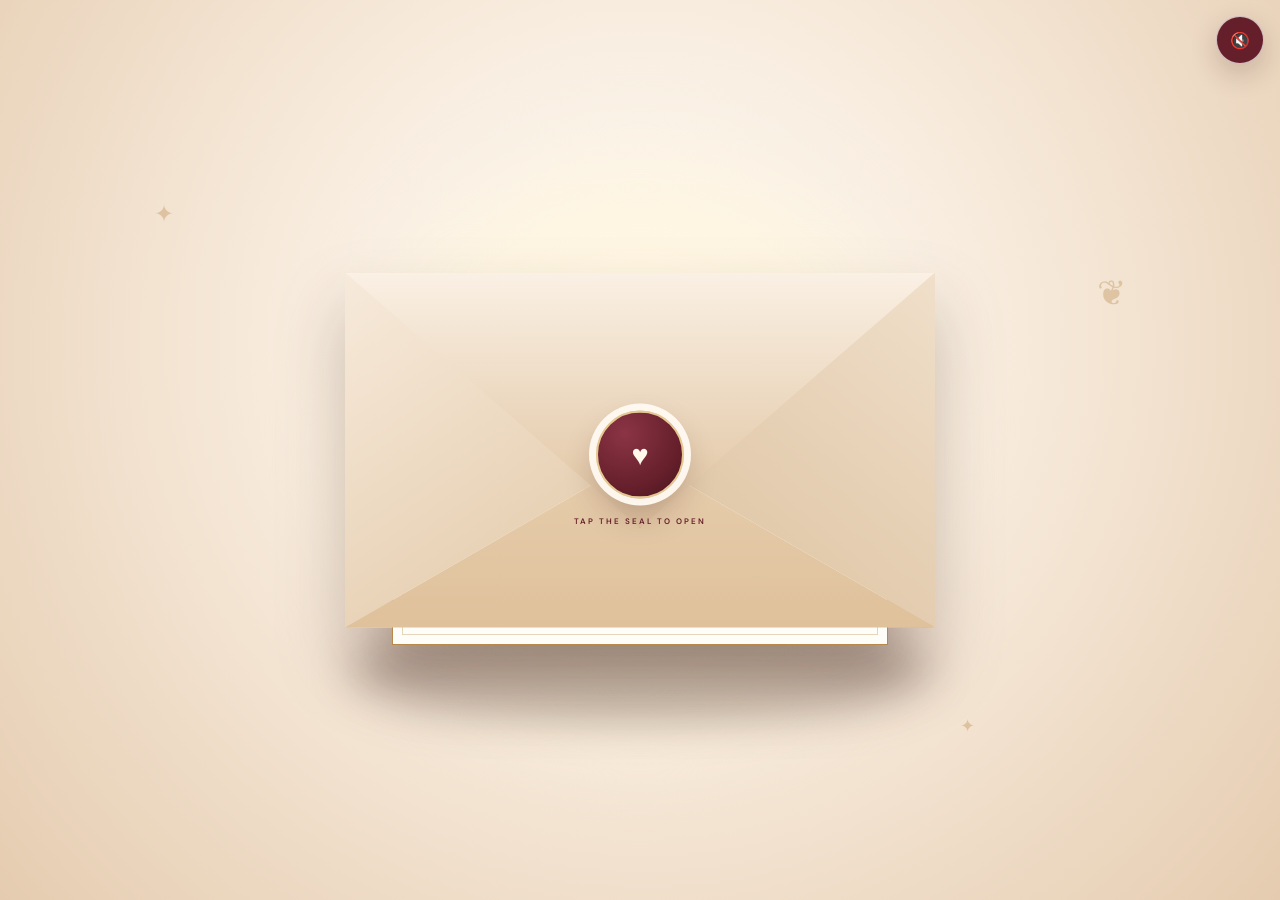
<file: sample2/index.html>
<!doctype html>
<html lang="en">
<head>
<meta charset="utf-8">
<meta name="viewport" content="width=device-width,initial-scale=1,viewport-fit=cover">
<meta name="theme-color" content="#651f2b">
<title>Wedding Invitation</title>
<link rel="preconnect" href="https://fonts.googleapis.com">
<link rel="preconnect" href="https://fonts.gstatic.com" crossorigin>
<link href="https://fonts.googleapis.com/css2?family=Cormorant+Garamond:wght@400;500;600&family=DM+Sans:wght@400;500;600&family=Great+Vibes&display=swap" rel="stylesheet">
<link rel="stylesheet" href="css/style.css">
</head>
<body>

<div id="preloader" class="preloader">
  <div class="loader-ornament">❦</div>
  <p>Preparing your invitation</p>
  <strong>Meera &amp; Arjun</strong>
  <div class="loader-bar"><span></span></div>
</div>

<audio id="weddingMusic" preload="auto" loop></audio>
<button id="musicButton" class="music-button" type="button" aria-label="Play music">🔇</button>

<section id="envelopeScreen" class="envelope-screen" aria-label="Open wedding invitation">
  <div class="envelope-glow"></div>
  <div class="floating-petal fp1">✦</div>
  <div class="floating-petal fp2">❦</div>
  <div class="floating-petal fp3">✦</div>

  <div id="envelopeStage" class="envelope-stage">
    <div class="envelope-shadow"></div>

    <div id="envelope" class="envelope">
      <div class="envelope-back"></div>

      <div class="letter">
        <div class="letter-inner">
          <small>THE WEDDING OF</small>
          <h2><span data-bind="bride"></span> &amp; <span data-bind="groom"></span></h2>
          <span data-bind="date"></span>
        </div>
      </div>

      <div class="envelope-left"></div>
      <div class="envelope-right"></div>
      <div class="envelope-bottom"></div>

      <div class="flap">
        <div class="flap-paper"></div>
      </div>

      <div class="seal-wrap">
        <button id="sealButton" class="wax-seal" type="button" aria-label="Tap to open invitation">
          <span>♥</span>
        </button>
        <p>TAP THE SEAL TO OPEN</p>
      </div>
    </div>

    <div class="open-message">
      <span>WELCOME</span>
      <strong>Your invitation awaits</strong>
    </div>
  </div>
</section>

<main id="invitation" class="invitation hidden">

  <div id="butterflies" aria-hidden="true"></div>

  <section class="hero section">
    <div class="hero-flower hero-flower-left">❦</div>
    <div class="hero-flower hero-flower-right">❦</div>

    <p class="eyebrow">WITH LOVE &amp; BLESSINGS</p>
    <h1>
      <span data-bind="bride"></span>
      <i>&amp;</i>
      <span data-bind="groom"></span>
    </h1>
    <p class="tagline" data-bind="tagline"></p>

    <div class="hero-photo ornate-frame">
      <img src="assets/images/couple.jpg" alt="Bride and groom" loading="eager">
    </div>

    <div class="hero-date">
      <span data-bind="date"></span>
      <b></b>
      <span data-bind="time"></span>
    </div>

    <a class="discover" href="#discover">SCROLL TO DISCOVER <span>↓</span></a>
  </section>

  <section id="invocation" class="invocation section reveal">
    <div class="ganesh">ॐ</div>
    <p class="eyebrow">AUSPICIOUS BEGINNING</p>
    <div class="sanskrit">ॐ श्री गणेशाय नमः</div>
    <p>With the blessings of the Almighty and our beloved families, we invite you to celebrate the beginning of our forever.</p>
    <div class="ornament">— ✦ ❦ ✦ —</div>
  </section>

  <section class="discover-section section reveal" id="discover">
    <div class="section-heading">
      <p class="eyebrow">A LITTLE SURPRISE</p>
      <h2>Tap &amp; Reveal</h2>
      <p>Tap each elegant card to discover the details of our celebration.</p>
    </div>

    <div class="reveal-cards">
      <button class="reveal-card" type="button" data-reveal="date"
              aria-expanded="false" aria-label="Reveal wedding date">
        <span class="reveal-card-face reveal-card-front">
          <span class="reveal-symbol">✦</span>
          <small>OUR SPECIAL DAY</small>
          <strong>Tap to reveal</strong>
          <em>A DATE TO REMEMBER</em>
          <span class="tap-hint">TAP <b>•</b> REVEAL</span>
        </span>

        <span class="reveal-card-face reveal-card-back">
          <span class="back-ornament">❦</span>
          <small>THE DAY WE BEGIN</small>
          <strong data-bind="date"></strong>
          <b class="date-rule"></b>
          <span data-bind="time"></span>
        </span>
      </button>

      <button class="reveal-card" type="button" data-reveal="venue"
              aria-expanded="false" aria-label="Reveal wedding venue">
        <span class="reveal-card-face reveal-card-front">
          <span class="reveal-symbol">❦</span>
          <small>OUR CELEBRATION</small>
          <strong>Tap to reveal</strong>
          <em>WHERE WE GATHER</em>
          <span class="tap-hint">TAP <b>•</b> REVEAL</span>
        </span>

        <span class="reveal-card-face reveal-card-back">
          <span class="back-ornament">✦</span>
          <small>CELEBRATION VENUE</small>
          <strong data-bind="venue"></strong>
          <b class="date-rule"></b>
          <span data-bind="address"></span>
        </span>
      </button>

      <button class="reveal-card" type="button" data-reveal="message"
              aria-expanded="false" aria-label="Reveal wedding message">
        <span class="reveal-card-face reveal-card-front">
          <span class="reveal-symbol">♥</span>
          <small>FROM OUR HEARTS</small>
          <strong>Tap to reveal</strong>
          <em>ONE BEAUTIFUL FOREVER</em>
          <span class="tap-hint">TAP <b>•</b> REVEAL</span>
        </span>

        <span class="reveal-card-face reveal-card-back">
          <span class="back-ornament">❦</span>
          <small>YOUR PRESENCE</small>
          <strong>Means Everything</strong>
          <b class="date-rule"></b>
          <span>Come celebrate, laugh, dance &amp; bless us.</span>
        </span>
      </button>
    </div>
  </section>

  <section class="countdown-section section reveal">
    <p class="eyebrow">COUNTING EVERY MOMENT</p>
    <h2>Until We Say “I Do”</h2>
    <div class="countdown">
      <div><strong id="days">00</strong><span>Days</span></div>
      <div><strong id="hours">00</strong><span>Hours</span></div>
      <div><strong id="minutes">00</strong><span>Minutes</span></div>
      <div><strong id="seconds">00</strong><span>Seconds</span></div>
    </div>
    <p id="countdownDone" hidden>Today is the Big Day! ♥</p>
  </section>

  <section class="section reveal">
    <div class="section-heading">
      <p class="eyebrow">MEET THE COUPLE</p>
      <h2>Two Souls, One Story</h2>
    </div>

    <div class="couple-grid">
      <article class="person-card">
        <div class="person-photo ornate-frame"><img src="assets/images/bride.jpg" alt="Bride" loading="lazy"></div>
        <p class="eyebrow">THE BRIDE</p>
        <h3 data-bind="bride"></h3>
        <div class="ornament">✦</div>
        <p>Beloved daughter of<br><b data-bind="brideParents"></b></p>
        <p class="bio">A beautiful soul beginning a new chapter filled with love, laughter and endless memories.</p>
      </article>

      <article class="person-card">
        <div class="person-photo ornate-frame"><img src="assets/images/groom.jpg" alt="Groom" loading="lazy"></div>
        <p class="eyebrow">THE GROOM</p>
        <h3 data-bind="groom"></h3>
        <div class="ornament">✦</div>
        <p>Beloved son of<br><b data-bind="groomParents"></b></p>
        <p class="bio">A kind heart ready to begin a lifetime of beautiful adventures together.</p>
      </article>
    </div>
  </section>

  <section class="together section reveal">
    <div class="together-photo ornate-frame"><img src="assets/images/couple2.jpg" alt="Couple together" loading="lazy"></div>
    <div class="together-copy">
      <p class="eyebrow">TOGETHER FOREVER</p>
      <blockquote>“Two hearts, one promise, one beautiful forever.”</blockquote>
      <div class="ornament">❦</div>
    </div>
  </section>

  <section class="section reveal">
    <div class="section-heading">
      <p class="eyebrow">OUR MEMORIES</p>
      <h2>Moments We Treasure</h2>
    </div>
    <div id="gallery" class="gallery">
      <button type="button" class="gallery-item tall" data-index="0"><img src="assets/images/gallery1.jpg" alt="Wedding memory" loading="lazy"></button>
      <button type="button" class="gallery-item" data-index="1"><img src="assets/images/gallery2.jpg" alt="Wedding memory" loading="lazy"></button>
      <button type="button" class="gallery-item" data-index="2"><img src="assets/images/gallery3.jpg" alt="Wedding memory" loading="lazy"></button>
      <button type="button" class="gallery-item" data-index="3"><img src="assets/images/gallery4.jpg" alt="Wedding memory" loading="lazy"></button>
      <button type="button" class="gallery-item wide" data-index="4"><img src="assets/images/gallery5.jpg" alt="Wedding memory" loading="lazy"></button>
      <button type="button" class="gallery-item" data-index="5"><img src="assets/images/gallery6.jpg" alt="Wedding memory" loading="lazy"></button>
    </div>
  </section>

  <section class="section reveal">
    <div class="section-heading">
      <p class="eyebrow">JOIN US</p>
      <h2>Wedding Events</h2>
    </div>
    <div id="eventList" class="events"></div>
  </section>

  <section class="section reveal">
    <div class="section-heading">
      <p class="eyebrow">WHERE TO FIND US</p>
      <h2>The Venue</h2>
    </div>
    <article class="venue-card">
      <img src="assets/images/venue.jpg" alt="Wedding venue" loading="lazy">
      <div>
        <p class="eyebrow">CELEBRATION VENUE</p>
        <h3 data-bind="venue"></h3>
        <p data-bind="address"></p>
        <div class="actions">
          <a id="mapsButton" class="primary-button" target="_blank" rel="noopener noreferrer">VIEW LOCATION</a>
          <a id="directionsButton" class="outline-button" target="_blank" rel="noopener noreferrer">GET DIRECTIONS</a>
        </div>
      </div>
    </article>
  </section>

  <section class="rsvp section reveal">
    <div class="rsvp-card">
      <p class="eyebrow">KINDLY RESPOND</p>
      <h2>Will You Join Us?</h2>
      <p>Your presence will make our celebration even more special.</p>
      <div class="rsvp-actions">
        <button type="button" class="rsvp-button yes" data-rsvp="yes">YES, WITH PLEASURE</button>
        <button type="button" class="rsvp-button no" data-rsvp="no">UNABLE TO ATTEND</button>
      </div>
      <p id="rsvpMessage" class="rsvp-message" aria-live="polite"></p>
    </div>
  </section>

  <section class="section reveal">
    <div class="section-heading">
      <p class="eyebrow">NEED ANYTHING?</p>
      <h2>Contact Us</h2>
    </div>
    <div class="contacts">
      <article class="contact-card">
        <div class="contact-icon">♥</div>
        <h3 data-bind="bride"></h3><p>Bride</p>
        <a id="brideCall">CALL</a>
        <a id="brideWhatsApp" target="_blank" rel="noopener noreferrer">WHATSAPP</a>
      </article>
      <article class="contact-card">
        <div class="contact-icon">♥</div>
        <h3 data-bind="groom"></h3><p>Groom</p>
        <a id="groomCall">CALL</a>
        <a id="groomWhatsApp" target="_blank" rel="noopener noreferrer">WHATSAPP</a>
      </article>
    </div>
  </section>

  <footer class="footer">
    <div class="ornament">✦ ❦ ✦</div>
    <p>With love and blessings</p>
    <h2><span data-bind="bride"></span> &amp; <span data-bind="groom"></span></h2>
    <small data-bind="date"></small>
  </footer>
</main>

<div id="lightbox" class="lightbox" aria-hidden="true">
  <button id="lightboxClose" type="button" aria-label="Close">×</button>
  <button id="lightboxPrev" type="button" aria-label="Previous">‹</button>
  <img id="lightboxImage" alt="Wedding photograph">
  <button id="lightboxNext" type="button" aria-label="Next">›</button>
</div>

<div id="toast" class="toast" aria-live="polite"></div>

<script src="js/script.js"></script>
</body>
</html>
</file>
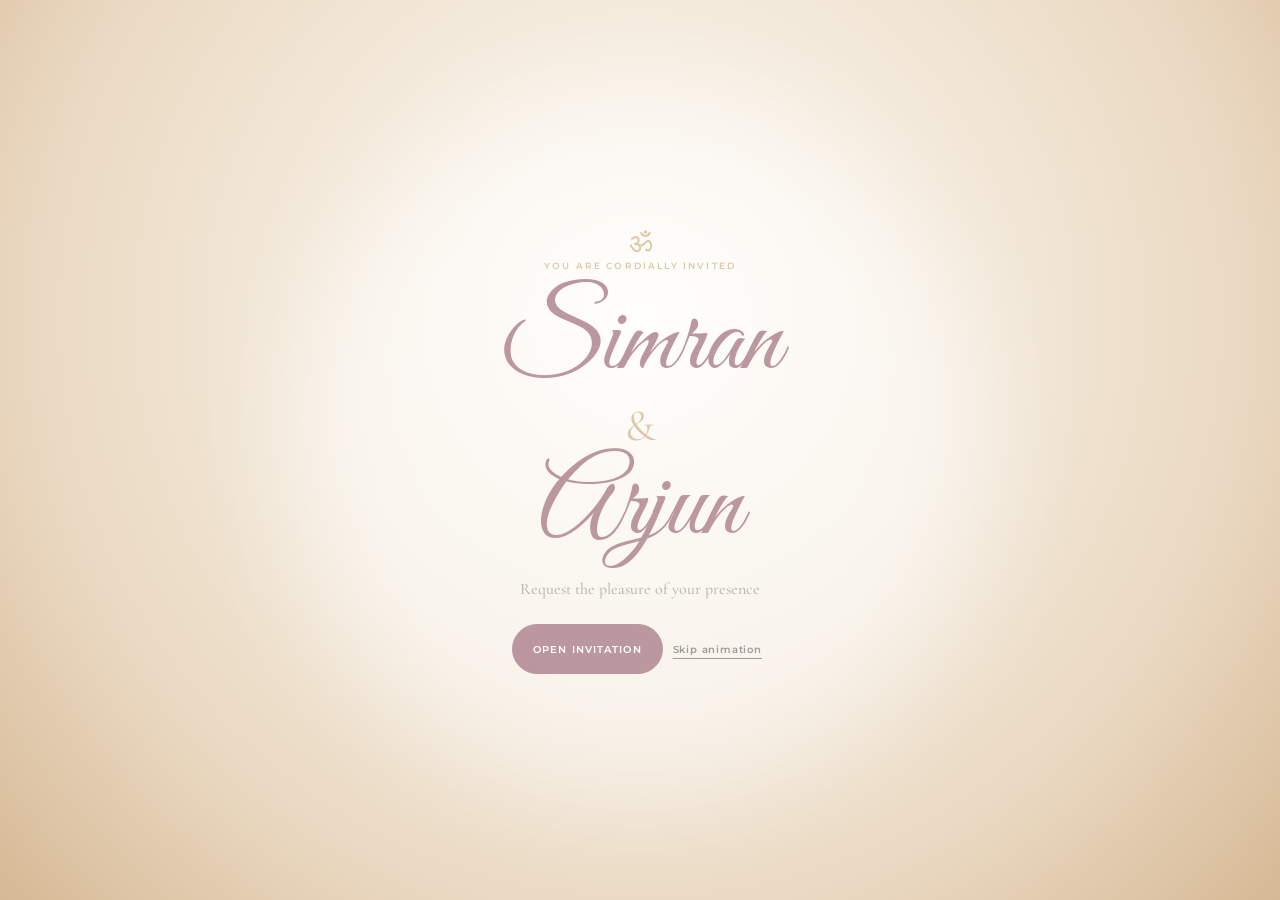
<file: sample3/index.html>
<!doctype html>
<html lang="en">
<head>
  <meta charset="utf-8">
  <meta name="viewport" content="width=device-width, initial-scale=1, viewport-fit=cover">
  <meta name="theme-color" content="#6e2334">
  <meta name="description" content="A premium Indian wedding invitation.">
  <meta property="og:title" content="Our Wedding Invitation">
  <meta property="og:description" content="Join us as we begin our forever.">
  <meta property="og:type" content="website">
  <meta property="og:image" content="assets/images/couple/hero.jpg">
  <meta name="twitter:card" content="summary_large_image">
  <title>Our Wedding Invitation</title>
  <link rel="preconnect" href="https://fonts.googleapis.com">
  <link rel="preconnect" href="https://fonts.gstatic.com" crossorigin>
  <link href="https://fonts.googleapis.com/css2?family=Cormorant+Garamond:wght@400;500;600;700&family=Great+Vibes&family=Montserrat:wght@400;500;600;700&display=swap" rel="stylesheet">
  <link rel="stylesheet" href="css/style.css">
</head>
<body>
  <div id="intro" class="intro" aria-label="Wedding invitation introduction">
    <div class="intro__glow"></div>
    <div class="intro__content">
      <div class="motif">ॐ</div>
      <p class="eyebrow">YOU ARE CORDIALLY INVITED</p>
      <h1><span data-bind="bride"></span><i>&amp;</i><span data-bind="groom"></span></h1>
      <p data-bind="invitationHeading"></p>
      <button id="enterBtn" class="btn btn--gold">Open Invitation</button>
      <button id="skipBtn" class="text-btn" type="button">Skip animation</button>
    </div>
  </div>

  <div id="envelope" class="envelope-screen is-hidden" aria-hidden="true">
    <div class="envelope-scene">
      <div class="envelope">
        <div class="paper">
          <p class="eyebrow">WITH LOVE &amp; BLESSINGS</p>
          <h2><span data-bind="bride"></span> <small>&amp;</small> <span data-bind="groom"></span></h2>
        </div>
        <div class="envelope__back"></div>
        <div class="envelope__pocket"></div>
        <div class="envelope__flap"></div>
        <div class="envelope__front">
          <span class="envelope__ornament">❦</span>
          <p>TOGETHER WITH OUR FAMILIES</p>
        </div>
        <button id="sealBtn" class="seal" aria-label="Open the wedding invitation"><span>✦</span></button>
      </div>
      <p class="seal-note">TAP THE SEAL TO OPEN</p>
      <button id="envelopeSkip" class="text-btn">Enter invitation</button>
    </div>
  </div>

  <div id="site" class="site" aria-hidden="true">
    <div id="particles" class="particles" aria-hidden="true"></div>
    <div id="butterflies" class="butterflies" aria-hidden="true"></div>

    <header class="topbar">
      <a class="brand" href="#home" aria-label="Go to home"><span data-bind="initials"></span></a>
      <div class="topbar__actions">
        <button id="easyViewBtn" class="icon-btn" type="button" aria-pressed="false" title="Easy View">Aa</button>
        <button id="musicBtn" class="icon-btn" type="button" aria-pressed="false" title="Play music">♫</button>
        <button id="shareBtn" class="icon-btn" type="button" title="Share invitation">↗</button>
      </div>
    </header>

    <nav class="mobile-nav" aria-label="Quick navigation">
      <a href="#home">⌂<span>Home</span></a>
      <a href="#events">▦<span>Events</span></a>
      <a href="#venue">⌖<span>Venue</span></a>
      <a href="#gallery">▧<span>Gallery</span></a>
      <button id="moreBtn" type="button">☰<span>More</span></button>
    </nav>

    <div id="moreMenu" class="more-menu" aria-hidden="true">
      <a href="#story">Our Story</a>
      <a href="#family">Family</a>
            <a href="#contact">Contact</a>
    </div>

    
<div class="page-ornaments" aria-hidden="true">
  <span class="ornament ornament-left ornament-a"></span>
  <span class="ornament ornament-left ornament-b"></span>
  <span class="ornament ornament-right ornament-c"></span>
  <span class="ornament ornament-right ornament-d"></span>
  <span class="ornament ornament-top ornament-e"></span>
  <span class="ornament ornament-bottom ornament-f"></span>
  <span class="ornament-dot dot-a"></span>
  <span class="ornament-dot dot-b"></span>
  <span class="ornament-dot dot-c"></span>
  <span class="ornament-dot dot-d"></span>
</div>
<main>
<div class="ambient-decor" aria-hidden="true">
  <span class="ambient-petal p1"></span>
  <span class="ambient-petal p2"></span>
  <span class="ambient-petal p3"></span>
  <span class="ambient-petal p4"></span>
</div>

      <section id="home" class="hero section">
        <div class="hero__decor hero__decor--left">❦</div>
        <div class="hero__decor hero__decor--right">❦</div>
        <div class="container hero__inner">
          <p class="eyebrow reveal">TOGETHER WITH THEIR FAMILIES</p>
          <h1 class="hero__names reveal"><span data-bind="bride"></span><i>&amp;</i><span data-bind="groom"></span></h1>
          <p class="hero__message reveal" data-bind="invitationMessage"></p>
          <div class="date-ribbon reveal">
            <span class="date-ribbon__label">THE BIG DAY</span>
            <strong data-bind="displayDate"></strong>
            <span data-bind="weddingTime"></span>
          </div>
          <div class="hero-photo reveal">
            <img src="assets/images/couple/hero.jpg" alt="Bride and groom" fetchpriority="high">
          </div>
          <a class="scroll-cue" href="#invocation">Discover ↓</a>
        </div>
      </section>

      <section id="invocation" class="section section--center invocation">
        <div class="container narrow reveal">
          <div class="motif">ॐ</div>
          <p class="eyebrow">WITH DIVINE BLESSINGS</p>
          <h2>शुभ विवाह</h2>
          <p>श्री गणेशाय नमः</p>
          <p class="muted">May this beautiful beginning be filled with love, laughter, prosperity and togetherness.</p>
          <div class="divider">✦</div>
        </div>
      </section>

      <section id="countdown" class="section countdown-section">
        <div class="container narrow section--center reveal">
          <p class="eyebrow">COUNTING EVERY MOMENT</p>
          <h2>Until We Say I Do</h2>
          <div class="countdown" aria-live="polite">
            <div><strong id="days">00</strong><span>Days</span></div>
            <div><strong id="hours">00</strong><span>Hours</span></div>
            <div><strong id="minutes">00</strong><span>Minutes</span></div>
            <div><strong id="seconds">00</strong><span>Seconds</span></div>
          </div>
          <p id="countdownDone" class="script-message"></p>
        </div>
      </section>
<section id="events" class="section section--soft">
        <div class="container">
          <div class="section-heading reveal"><p class="eyebrow">SAVE THE CELEBRATION</p><h2>Wedding Events</h2></div>
          <div id="eventsList" class="events-grid"></div>
        </div>
      </section>

      <section id="family" class="section">
        <div class="container">
          <div class="section-heading reveal"><p class="eyebrow">WITH THE BLESSINGS OF</p><h2>Our Families</h2></div>
          <div class="family-grid reveal">
            <article class="family-card"><p class="eyebrow">PARENTS OF THE GROOM</p><h3 id="groomParents"></h3></article>
            <article class="family-card"><p class="eyebrow">PARENTS OF THE BRIDE</p><h3 id="brideParents"></h3></article>
          </div>
        </div>
      </section>

      <section id="gallery" class="section section--soft scratch-gallery">
        <div class="container">
          <div class="section-heading reveal">
            <p class="eyebrow">ONE SPECIAL MOMENT</p>
            <h2>Our Beautiful Moment</h2>
            <p class="muted">Use your finger or mouse and scratch the golden layer to reveal our photograph.</p>
          </div>

          <div class="scratch-card reveal" id="scratchCard">
            <img id="scratchImage"
                 src="assets/images/couple/together.jpg"
                 alt="Bride and groom together"
                 loading="lazy">
            <canvas id="scratchCanvas"
                    aria-label="Scratch the golden layer to reveal the couple photograph"></canvas>

            <div class="scratch-card__hint" id="scratchHint" aria-hidden="true">
              <span class="scratch-card__finger">☝</span>
              <strong>SCRATCH HERE</strong>
              <small>Move your finger across the card</small>
            </div>

            <div class="scratch-card__complete" id="scratchComplete" aria-live="polite" aria-hidden="true">
              <span>✦</span>
              <strong>OUR SPECIAL MOMENT</strong>
              <small>Forever begins here</small>
            </div>
          </div>

          <button id="scratchReset" class="btn btn--outline scratch-reset" type="button">
            ↻ Reveal Again
          </button>
        </div>
      </section>

<section id="venue" class="section">
        <div class="container venue">
          <div class="venue__photo reveal"><img src="assets/images/events/venue.jpg" alt="Wedding venue" loading="lazy"></div>
          <div class="venue__info reveal">
            <p class="eyebrow">WHERE WE CELEBRATE</p>
            <h2 data-bind="venueName"></h2>
            <p class="muted" data-bind="venueAddress"></p>
            <div class="button-row">
              <a id="mapsBtn" class="btn btn--gold" target="_blank" rel="noopener">⌖ Get Directions</a>
              <a id="venueCallBtn" class="btn btn--outline">☎ Call Venue</a>
            </div>
          </div>
        </div>
      </section>
<section id="contact" class="section">
        <div class="container">
          <div class="section-heading reveal"><p class="eyebrow">NEED ANYTHING?</p><h2>Contact the Family</h2></div>
          <div class="contact-grid reveal">
            <a id="phoneBtn" class="contact-card" href="#"><span>☎</span><strong>Call</strong><small>Family contact</small></a>
            <a id="whatsappBtn" class="contact-card" href="#" target="_blank" rel="noopener"><span>◌</span><strong>WhatsApp</strong><small>Send a message</small></a>
            <button id="calendarBtn" class="contact-card" type="button"><span>▣</span><strong>Add to Calendar</strong><small>Save the celebration</small></button>
          </div>
        </div>
      </section>

      <section class="section together">
        <div class="together__photo"><img src="assets/images/couple/together.jpg" alt="Couple together" loading="lazy"></div>
        <div class="together__overlay">
          <p class="eyebrow">TOGETHER FOREVER</p>
          <blockquote>“Two souls, one heart, one beautiful journey.”</blockquote>
          <p><span data-bind="bride"></span> &amp; <span data-bind="groom"></span></p>
        </div>
      </section>
    </main>

    <footer class="footer">
      <div class="motif">❦</div>
      <p>WITH LOVE AND BLESSINGS</p>
      <h2><span data-bind="bride"></span> <small>&amp;</small> <span data-bind="groom"></span></h2>
      <strong data-bind="displayDate"></strong>
      <button id="initialEgg" class="initials" type="button" aria-label="A little secret"><span data-bind="initials"></span></button>
    </footer>
  </div>
<div id="toast" class="toast" role="status" aria-live="polite"></div>
  <audio id="weddingAudio" preload="metadata" loop></audio>
  <script src="js/data.js"></script>
  <script src="js/script.js"></script>
</body>
</html>
</file>
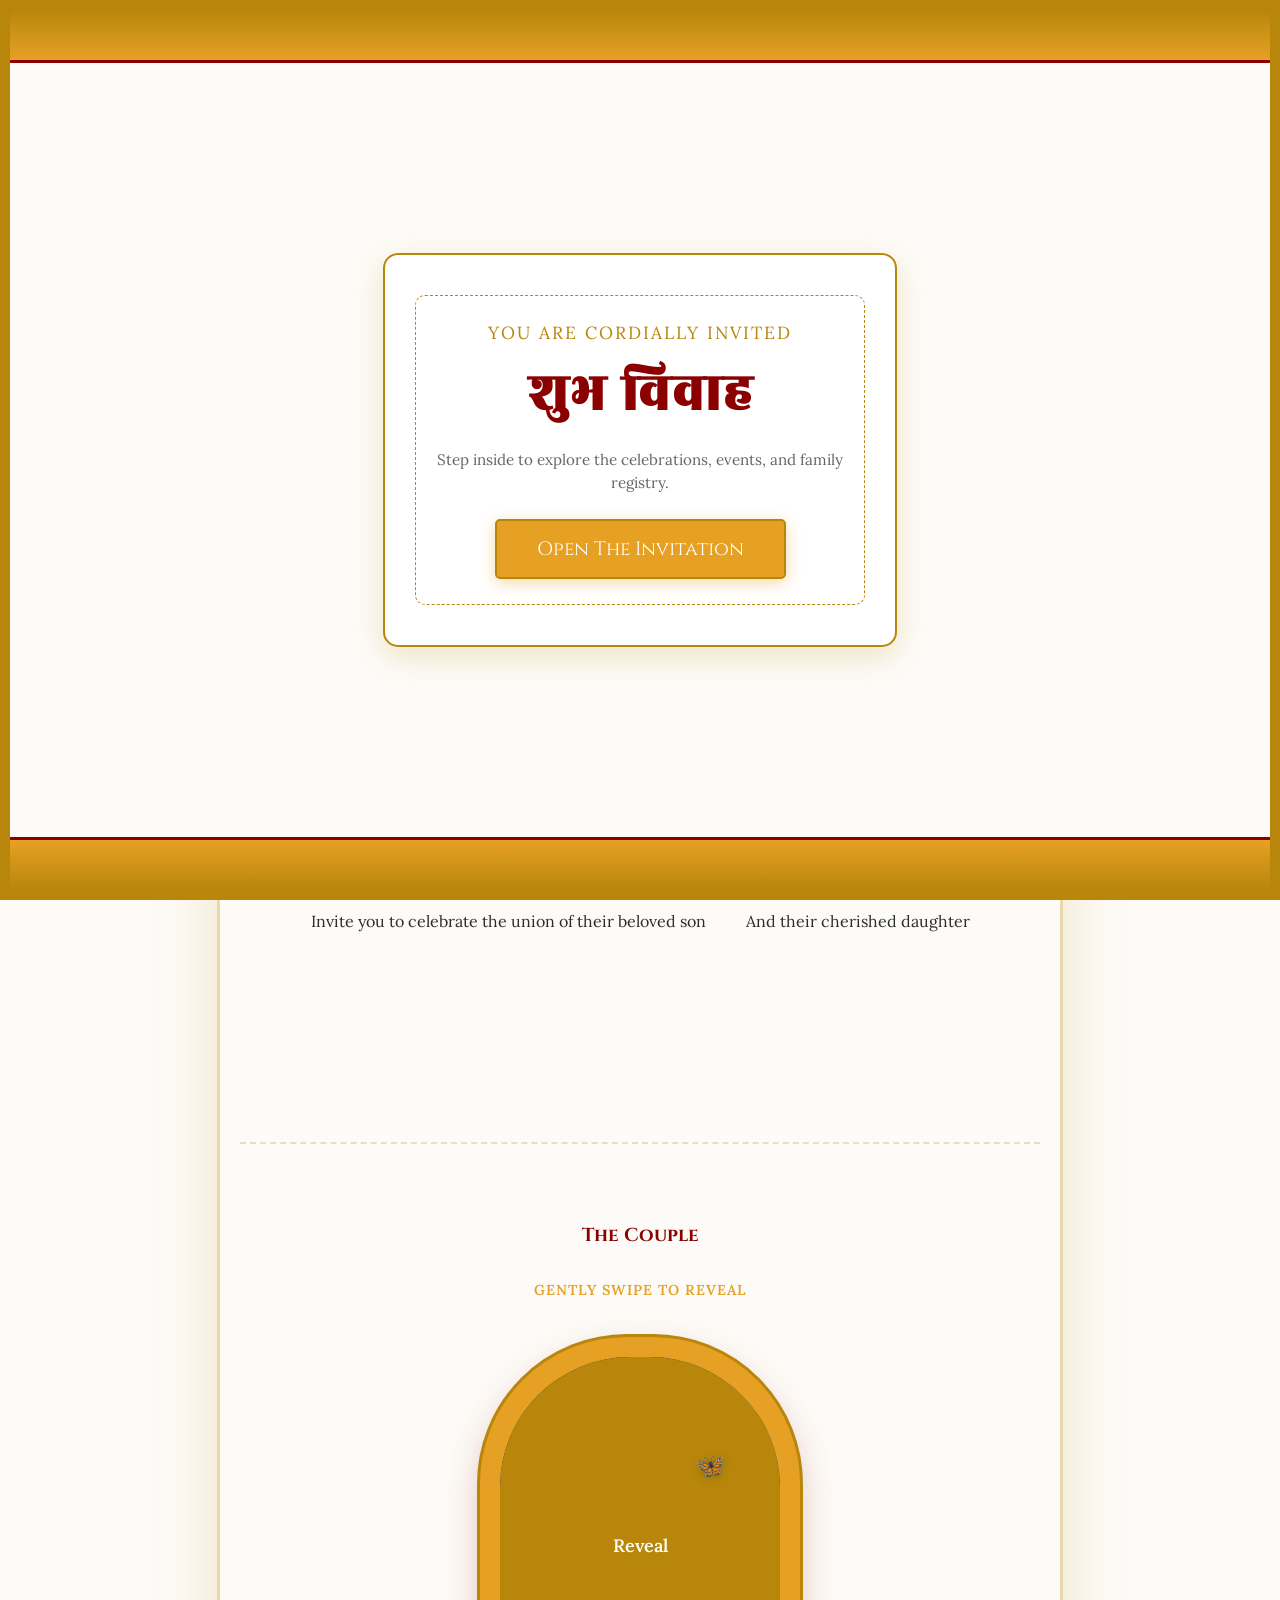
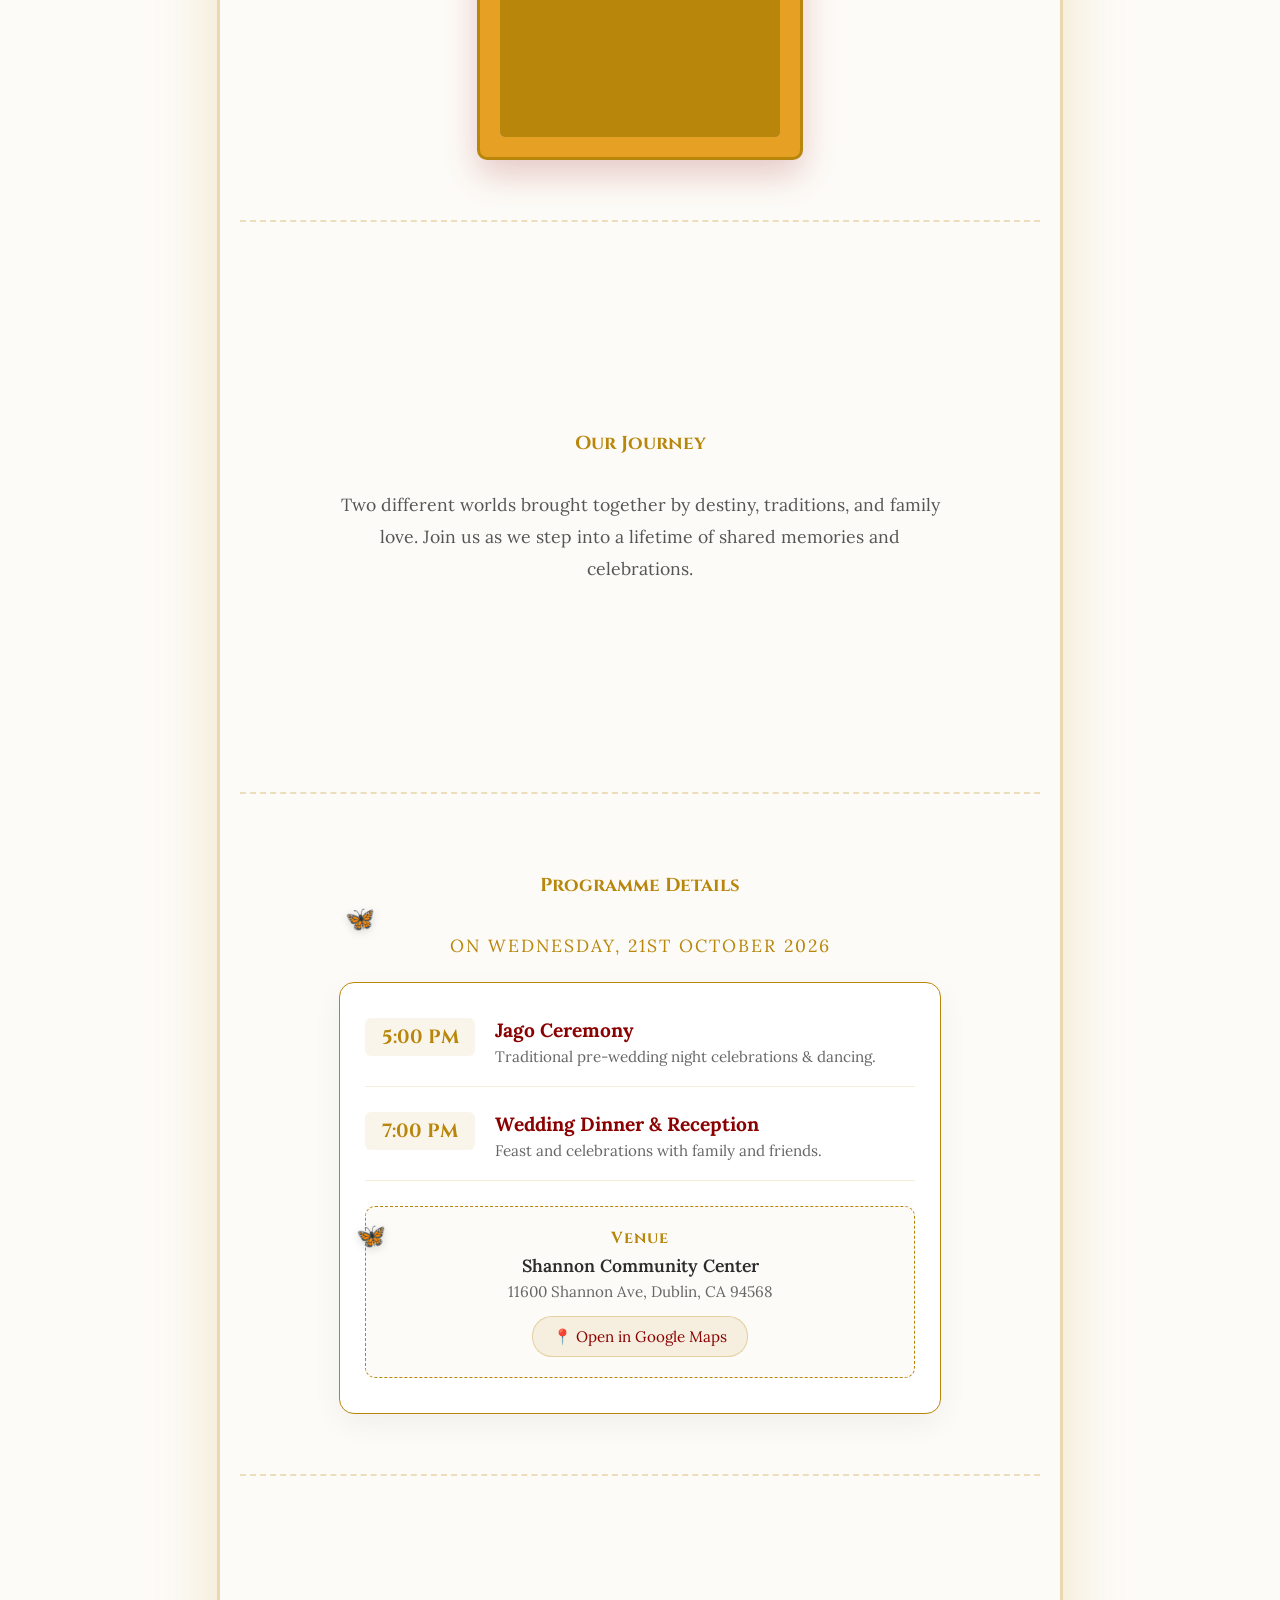
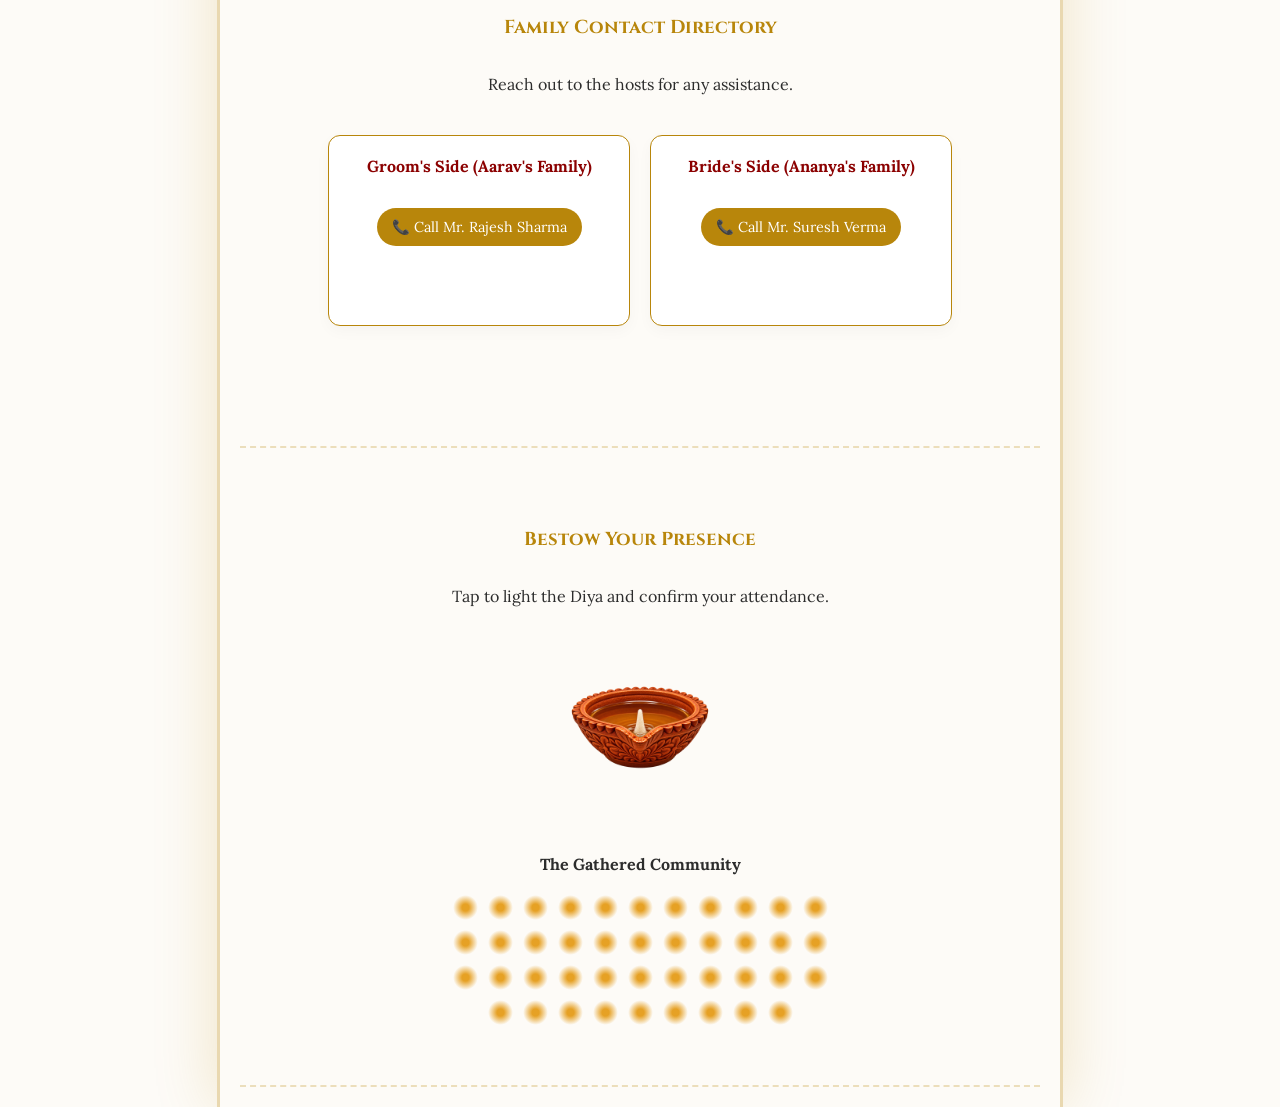
<file: sample4/index.html>
<!DOCTYPE html>
<html lang="en">
<head>
    <meta charset="UTF-8">
    <meta name="viewport" content="width=device-width, initial-scale=1.0, maximum-scale=1.0, user-scalable=no">
    <title>The Auspicious Union | Shubh Vivah</title>
    <link href="https://fonts.googleapis.com/css2?family=Cinzel:wght@400;600;700&family=Lora:ital,wght@0,400;0,500;1,400&family=Rozha+One&display=swap" rel="stylesheet">
    <link rel="stylesheet" href="css/palace-theme.css">
    <link rel="stylesheet" href="css/scratch-jharokha.css">
</head>
<body>

    <!-- Redesigned Royal Seal Entrance Overlay -->
    <div id="toran-gate" class="gate-overlay">
        <div class="palace-arch-header"></div>
        <div class="gate-seal-card">
            <div class="seal-inner-border">
                <span class="gate-sub lora">You Are Cordially Invited</span>
                <h1 class="hindi-title text-red">शुभ विवाह</h1>
                <p class="gate-desc lora">Step inside to explore the celebrations, events, and family registry.</p>
                <button id="enter-courtyard" class="marigold-btn">Open The Invitation</button>
            </div>
        </div>
        <div class="palace-arch-footer"></div>
    </div>

    <!-- Hidden Audio -->
    <audio id="bg-music" loop>
        <source src="assets/audio/santoor-ambient.mp3" type="audio/mpeg">
    </audio>

    <main class="palace-container">
        
        <!-- Hero Section -->
        <section class="courtyard-section hero-section">
            <div class="mandala-frame">
                <img src="assets/images/ganesha-motif.png" class="sacred-motif" alt="Om" onerror="this.style.display='none'">
            </div>
            <span class="subtitle-tag lora">The Wedding Celebration of</span>
            <h2 class="cinzel text-red couple-names">Aarav & Ananya</h2>
            <p class="lora date-badge">December 2026</p>
        </section>

        <!-- Lineage Section -->
        <section class="courtyard-section">
            <h3 class="cinzel text-gold">With the Blessings of Our Elders</h3>
            <div class="lineage-pillars">
                <div class="pillar">
                    <h4 class="lora">The Sharma Family</h4>
                    <p class="lora small-text">Invite you to celebrate the union of their beloved son</p>
                </div>
                <div class="pillar">
                    <h4 class="lora">The Verma Family</h4>
                    <p class="lora small-text">And their cherished daughter</p>
                </div>
            </div>
        </section>

        <!-- Scratch Reveal Jharokha -->
        <section class="courtyard-section">
            <h3 class="cinzel text-red">The Couple</h3>
            <p class="lora instruction">Gently swipe to reveal</p>
            <div class="jharokha-frame">
                <div class="scratch-container" id="scratch-container">
                    <img src="assets/images/couple.jpg" alt="The Couple" class="scratch-base-img" onerror="this.src='https://via.placeholder.com/280x380/FDFBF7/B8860B?text=Couple+Image'">
                    <canvas id="scratch-canvas"></canvas>
                </div>
            </div>
        </section>

        <!-- Our Story Section -->
        <section class="courtyard-section story-section">
            <h3 class="cinzel text-gold">Our Journey</h3>
            <p class="lora story-text">Two different worlds brought together by destiny, traditions, and family love. Join us as we step into a lifetime of shared memories and celebrations.</p>
        </section>

        <!-- NEW: Programme Schedule & Itinerary Section -->
        <section class="courtyard-section programme-section">
            <h3 class="cinzel text-gold">Programme Details</h3>
            <p class="lora subtitle-tag" style="margin-bottom: 25px;">On Wednesday, 21st October 2026</p>
            
            <div class="programme-card">
                <div class="programme-timeline-item">
                    <span class="prog-time cinzel">5:00 PM</span>
                    <div class="prog-details">
                        <h4 class="lora text-red">Jago Ceremony</h4>
                        <p class="lora">Traditional pre-wedding night celebrations & dancing.</p>
                    </div>
                </div>

                <div class="programme-timeline-item">
                    <span class="prog-time cinzel">7:00 PM</span>
                    <div class="prog-details">
                        <h4 class="lora text-red">Wedding Dinner & Reception</h4>
                        <p class="lora">Feast and celebrations with family and friends.</p>
                    </div>
                </div>

                <div class="programme-venue-box">
                    <h4 class="cinzel text-gold">Venue</h4>
                    <p class="lora venue-name">Shannon Community Center</p>
                    <p class="lora venue-address">11600 Shannon Ave, Dublin, CA 94568</p>
                    <a href="https://maps.google.com/?q=11600+Shannon+Ave,+Dublin,+CA+94568" target="_blank" class="lora location-link">
                        📍 Open in Google Maps
                    </a>
                </div>
            </div>
        </section>

        <!-- Contact Section -->
        <section class="courtyard-section contact-section">
            <h3 class="cinzel text-gold">Family Contact Directory</h3>
            <p class="lora">Reach out to the hosts for any assistance.</p>
            
            <div class="contact-grid">
                <div class="contact-card">
                    <h4 class="lora">Groom's Side (Aarav's Family)</h4>
                    <a href="tel:+919876543210" class="lora call-btn">📞 Call Mr. Rajesh Sharma</a>
                </div>

                <div class="contact-card">
                    <h4 class="lora">Bride's Side (Ananya's Family)</h4>
                    <a href="tel:+919123456789" class="lora call-btn bride-contact-link" data-fallback-number="Number updating soon">
                        📞 Call Mr. Suresh Verma
                    </a>
                    <span class="lora fallback-notice hidden" style="font-size: 0.85rem; color: #888; margin-top: 5px; display:block;">
                        (Bride's direct line updating shortly. Please contact groom's side for urgent queries)
                    </span>
                </div>
            </div>
        </section>

        <!-- Aashirwad (Diya) Altar -->
        <section class="courtyard-section aashirwad-altar">
            <h3 class="cinzel text-gold">Bestow Your Presence</h3>
            <p class="lora">Tap to light the Diya and confirm your attendance.</p>
            
            <div class="diya-interactive" id="rsvp-diya">
                <img src="assets/images/diya-unlit.png" id="diya-img" alt="Light the Diya" onerror="this.src='https://via.placeholder.com/150/FDFBF7/B8860B?text=Diya'">
                <div class="flame-glow" id="flame-glow"></div>
            </div>
            
            <p id="rsvp-status" class="lora status-text hidden">Your blessing has been received.</p>

            <div class="wall-of-light">
                <h4 class="lora">The Gathered Community</h4>
                <div id="community-diyas" class="diya-grid"></div>
            </div>
        </section>

    </main>

    <script src="js/palace-engine.js"></script>
    <script src="js/scratch-jharokha.js"></script>
    <script src="js/aashirwad-rsvp.js"></script>
    <script src="js/butterflies.js"></script>
    <script src="js/contact-fallback.js"></script>
</body>
</html>
</file>
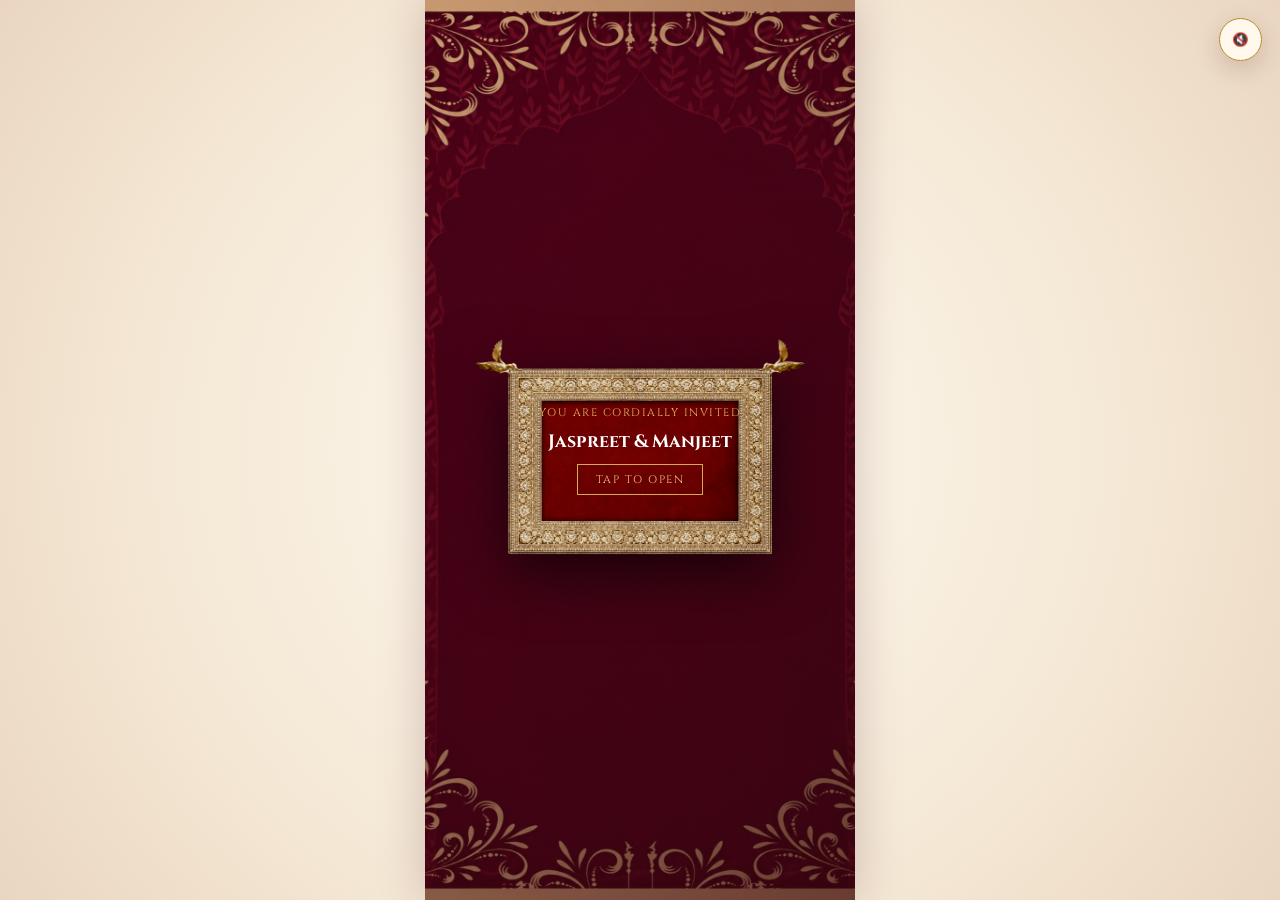
<file: sample5/index.html>
<!DOCTYPE html>
<html lang="en">

<head>

    <meta charset="UTF-8">

    <meta
        name="viewport"
        content="width=device-width, initial-scale=1.0, maximum-scale=1.0, user-scalable=no"
    >

    <title>
        Jaspreet & Manjeet — Wedding Invitation
    </title>


    <!-- GOOGLE FONTS -->
    <link
        href="https://fonts.googleapis.com/css2?family=Cinzel:wght@400;500;600;700&family=Pinyon+Script&family=Montserrat:wght@300;400;500;600&display=swap"
        rel="stylesheet"
    >


    <link
        rel="stylesheet"
        href="styles.css"
    >

</head>


<body>


    <!-- =====================================================
         BACKGROUND MUSIC
    ====================================================== -->

    <audio
        id="bgMusic"
        loop
    >

        <source
            src="assets/mhusic.mp3"
            type="audio/mpeg"
        >

    </audio>



    <!-- =====================================================
         MUSIC CONTROL
    ====================================================== -->

    <button
        class="music-control-btn"
        id="musicToggleBtn"
        onclick="toggleMusic()"
        aria-label="Toggle music"
    >
        🔇
    </button>



    <!-- =====================================================
         MOBILE INVITATION
    ====================================================== -->

    <main class="mobile-container">


        <!-- =================================================
             WELCOME SCREEN
        ================================================== -->

        <div
            class="welcome-overlay"
            id="welcomeOverlay"
            onclick="openInvitation()"
        >

            <div
                class="petals-container"
                id="petalsContainer"
            ></div>


            <div class="welcome-frame-container">

                <div class="welcome-content">

                    <p class="welcome-subtitle">
                        You Are Cordially Invited
                    </p>


                    <h2 class="welcome-title">
                        Jaspreet &amp; Manjeet
                    </h2>


                    <button
                        class="open-btn"
                        type="button"
                    >
                        Tap to Open
                    </button>

                </div>

            </div>

        </div>



        <!-- =================================================
             HERO SECTION
        ================================================== -->

        <section class="hero-section">


            <!-- Decorative ambient particles -->

            <div
                class="hero-particles"
                id="heroParticles"
            ></div>


            <!-- Large ornamental circles -->

            <div class="royal-orbit orbit-one"></div>

            <div class="royal-orbit orbit-two"></div>

            <div class="royal-orbit orbit-three"></div>


            <!-- Decorative center glow -->

            <div class="hero-glow"></div>


            <!-- Small floating ornaments -->

            <div class="floating-ornament ornament-one">
                ✦
            </div>

            <div class="floating-ornament ornament-two">
                ❈
            </div>

            <div class="floating-ornament ornament-three">
                ✧
            </div>

            <div class="floating-ornament ornament-four">
                ✦
            </div>


            <!-- Main content -->

            <div class="hero-text-wrapper">


                <div class="top-royal-symbol">

                    <span></span>

                    <b>✦</b>

                    <span></span>

                </div>


                <p class="cinzel-subtitle">

                    The Royal Wedding Celebration Of

                </p>


                <!-- Couple names -->

                <div
                    class="names-animated"
                    aria-label="Jaspreet and Manjeet"
                >

                    <span>
                        Jaspreet
                    </span>


                    <span class="name-amp">
                        &amp;
                    </span>


                    <span>
                        Manjeet
                    </span>

                </div>


                <!-- Small gold underline -->

                <div class="name-divider">

                    <span></span>

                    <i>◆</i>

                    <span></span>

                </div>


                <!-- Date -->

                <p class="date-location">

                    November 25, 2026
                    <b>•</b>
                    Patiala, Punjab

                </p>


                <!-- Countdown -->

                <div class="countdown-container">


                    <div class="countdown-box">

                        <span id="days">
                            00
                        </span>

                        <small>
                            Days
                        </small>

                    </div>


                    <div class="countdown-box">

                        <span id="hours">
                            00
                        </span>

                        <small>
                            Hours
                        </small>

                    </div>


                    <div class="countdown-box">

                        <span id="mins">
                            00
                        </span>

                        <small>
                            Mins
                        </small>

                    </div>


                    <div class="countdown-box">

                        <span id="secs">
                            00
                        </span>

                        <small>
                            Secs
                        </small>

                    </div>


                </div>


                <!-- Small invitation line -->

                <div class="hero-invitation-line">

                    <span class="line"></span>

                    <span>
                        With The Blessings Of Our Families
                    </span>

                    <span class="line"></span>

                </div>


            </div>


            <!-- Scroll -->

            <div class="scroll-indicator">

                <div class="scroll-mouse">

                    <span></span>

                </div>

                <span>
                    Scroll to Explore
                </span>

                <b>↓</b>

            </div>


        </section>



        <!-- =================================================
             FAMILY INVITATION
        ================================================== -->

        <section class="story-section">


            <div class="content-card floating-anim">


                <span class="card-badge">
                    With The Blessings Of Our Families
                </span>


                <h2 class="section-heading">
                    A Joyous Wedding Celebration
                </h2>


                <div class="gold-line"></div>


                <p class="story-text">

                    With the blessings of our elders and the
                    grace of Waheguru, we warmly invite you to
                    join our families as we celebrate this
                    auspicious wedding ceremony.

                </p>


                <p class="story-text story-extra">

                    Your presence, blessings and good wishes
                    will make this beautiful occasion even more
                    memorable for all of us.

                </p>

            </div>

        </section>



        <!-- =================================================
             WEDDING EVENTS
        ================================================== -->

        <section class="details-section">


            <div class="details-container">


                <div class="section-ornament">
                    ✦ ✦ ✦
                </div>


                <h2 class="section-title">
                    Anand Karaj &amp; Festivities
                </h2>


                <!-- EVENT 1 -->

                <div class="event-card">

                    <div class="event-icon">
                        🙏
                    </div>

                    <div class="event-content">

                        <span class="event-number">
                            01
                        </span>

                        <h3>
                            Akhand Path Sahib
                        </h3>

                        <p>
                            November 21 - 23, 2026
                            <br>
                            10:00 AM
                            <br>
                            Residence, Patiala
                        </p>

                    </div>

                </div>


                <!-- EVENT 2 -->

                <div class="event-card">

                    <div class="event-icon">
                        💃
                    </div>

                    <div class="event-content">

                        <span class="event-number">
                            02
                        </span>

                        <h3>
                            Jaggo Night &amp; Sangeet
                        </h3>

                        <p>
                            November 23, 2026
                            <br>
                            7:00 PM Onwards
                            <br>
                            The Royal Heritage Farm, Patiala
                        </p>

                    </div>

                </div>


                <!-- EVENT 3 -->

                <div class="event-card">

                    <div class="event-icon">
                        🌿
                    </div>

                    <div class="event-content">

                        <span class="event-number">
                            03
                        </span>

                        <h3>
                            Mehendi &amp; Chooda Ceremony
                        </h3>

                        <p>
                            November 24, 2026
                            <br>
                            11:00 AM Onwards
                            <br>
                            The Courtyard Gardens
                        </p>

                    </div>

                </div>


                <!-- EVENT 4 -->

                <div class="event-card">

                    <div class="event-icon">
                        💍
                    </div>

                    <div class="event-content">

                        <span class="event-number">
                            04
                        </span>

                        <h3>
                            Anand Karaj &amp; Reception
                        </h3>

                        <p>
                            November 25, 2026
                            <br>
                            10:30 AM Anand Karaj
                            <br>
                            Gurdwara Shri Dukh Niwaran Sahib
                            <br>
                            <em>
                                Reception to follow at 7:00 PM
                            </em>
                        </p>

                    </div>

                </div>


                <button
                    class="interactive-petal-btn"
                    onclick="triggerInteractivePetalShower()"
                >
                    🌸 Shower Petals Celebration
                </button>

            </div>

        </section>



        <!-- =================================================
             WISHES
        ================================================== -->

        <section class="wishes-section">


            <div class="details-container wishes-card">


                <span class="card-badge">
                    Your Good Wishes
                </span>


                <h2 class="section-title">
                    Send Your Wishes
                </h2>


                <p class="rsvp-sub">

                    Send a warm message to the families
                    on WhatsApp.

                </p>


                <div class="wish-input-group">


                    <input
                        type="text"
                        id="wishSender"
                        placeholder="Your Name"
                        maxlength="60"
                    >


                    <textarea
                        id="wishMessage"
                        placeholder="Write your wishes here..."
                        rows="4"
                        maxlength="300"
                    ></textarea>


                    <button
                        type="button"
                        class="rsvp-submit-btn"
                        onclick="sendWishOnWhatsApp()"
                    >
                        Send Wishes on WhatsApp 💚
                    </button>

                </div>


                <p class="small-note">

                    WhatsApp will open with your message
                    ready to send.

                </p>

            </div>

        </section>



        <!-- =================================================
             PALACE VENUE
        ================================================== -->

        <section class="venue-section">


            <div class="palace-backdrop">

                <div class="palace-arch arch-left"></div>

                <div class="palace-arch arch-right"></div>

            </div>


            <div class="venue-card">


                <div class="venue-decoration">
                    ✦
                </div>


                <p class="venue-label">
                    THE WEDDING VENUE
                </p>


                <h2 class="venue-title">
                    The Grand Palace
                </h2>


                <p class="venue-location">
                    Patiala, Punjab
                </p>


                <div class="palace-divider">

                    <span></span>

                    <b>◆</b>

                    <span></span>

                </div>


                <p class="venue-description">

                    A magnificent royal setting for an
                    unforgettable celebration filled with
                    tradition, elegance and joy.

                </p>


                <button
                    class="venue-map-btn"
                    onclick="openVenueMap()"
                >
                    📍 View Venue Location
                </button>

            </div>

        </section>



        <!-- =================================================
             RSVP
        ================================================== -->

        <section class="rsvp-section-wrap">


            <div class="details-container rsvp-card">


                <span class="card-badge">
                    Kindly Confirm
                </span>


                <h2 class="section-title">
                    Will You Attend?
                </h2>


                <p class="rsvp-sub">

                    Your presence will make our celebration
                    complete.

                </p>


                <form
                    id="rsvpForm"
                    onsubmit="handleRSVP(event)"
                >


                    <input
                        type="text"
                        id="guestName"
                        placeholder="Enter Your Full Name"
                        maxlength="80"
                        required
                    >


                    <select
                        id="guestAttendance"
                        required
                    >

                        <option
                            value=""
                            disabled
                            selected
                        >
                            Confirm Attendance
                        </option>

                        <option value="Joyfully Accepts">
                            Joyfully Accepts
                        </option>

                        <option value="Regretfully Declines">
                            Regretfully Declines
                        </option>

                    </select>


                    <button
                        type="submit"
                        class="rsvp-submit-btn"
                    >
                        Send RSVP on WhatsApp
                    </button>

                </form>


                <p
                    id="rsvpSuccessMsg"
                    class="success-message"
                >
                    Your WhatsApp message has been prepared. 🙏
                </p>

            </div>


            <div class="footer-note">

                <p>
                    Looking forward to welcoming you
                    with warmth and joy.
                </p>

                <h4>
                    Jaspreet &amp; Manjeet
                </h4>

            </div>

        </section>


    </main>



    <!-- =====================================================
         GLOBAL PETALS
    ====================================================== -->

    <div
        id="globalPetalsContainer"
        class="global-petals-container"
    ></div>



    <script src="script.js"></script>

</body>

</html>
</file>
<file: sample2/css/style.css>
*{box-sizing:border-box}
:root{
--ivory:#f8efe2;--paper:#fffaf3;--wine:#651f2b;--wine-dark:#42131c;
--gold:#b8894b;--gold-light:#e5c891;--ink:#2e2521;--muted:#796d65;
--line:rgba(101,31,43,.14);--serif:"Cormorant Garamond",Georgia,serif;
--script:"Great Vibes",cursive;--sans:"DM Sans",Arial,sans-serif
}
html{scroll-behavior:smooth}
body{margin:0;min-width:320px;overflow-x:hidden;background:var(--ivory);color:var(--ink);font-family:var(--sans)}
button,a{font:inherit}button{cursor:pointer}a{text-decoration:none}img{display:block;max-width:100%}
.hidden{display:none!important}

/* LOADER */
.preloader{position:fixed;inset:0;z-index:10000;display:grid;place-content:center;text-align:center;background:radial-gradient(circle,#fffdf9,#f5e7d5 75%);transition:opacity .7s,visibility .7s}
.preloader.hide{opacity:0;visibility:hidden;pointer-events:none}
.loader-ornament{font:52px var(--serif);color:var(--gold);animation:loaderPulse 1.5s infinite}
.preloader p{margin:8px 0;color:var(--muted);font:22px var(--serif)}
.preloader strong{color:var(--wine);font:400 40px var(--script)}
.loader-bar{width:170px;height:2px;margin:18px auto;background:rgba(101,31,43,.12);overflow:hidden}
.loader-bar span{display:block;width:40%;height:100%;background:var(--gold);animation:loaderBar 1.2s infinite}
@keyframes loaderPulse{50%{transform:scale(1.1);opacity:.65}}
@keyframes loaderBar{from{transform:translateX(-150%)}to{transform:translateX(400%)}}

/* MUSIC */
.music-button{position:fixed;z-index:8000;top:16px;right:16px;width:48px;height:48px;border-radius:50%;border:1px solid rgba(255,255,255,.7);background:var(--wine);color:white;box-shadow:0 10px 28px rgba(50,20,20,.2)}
.music-button.playing{animation:musicPulse 1.5s infinite}
@keyframes musicPulse{50%{transform:scale(1.08)}}

/* ENVELOPE */
.envelope-screen{position:fixed;inset:0;z-index:7000;display:grid;place-items:center;padding:20px;overflow:hidden;background:radial-gradient(circle at 50% 38%,#fffdf9 0,#f7eadb 45%,#e5ccb0 100%);perspective:1800px;transition:opacity 1s ease,visibility 1s ease}
.envelope-screen.opened{opacity:0;visibility:hidden;pointer-events:none}
.envelope-glow{position:absolute;width:45vw;height:45vw;border-radius:50%;background:rgba(255,245,220,.75);filter:blur(45px)}
.floating-petal{position:absolute;color:var(--gold);opacity:.35;animation:petalFloat 6s ease-in-out infinite}
.fp1{left:12%;top:22%;font-size:24px}.fp2{right:12%;top:30%;font-size:35px;animation-delay:-2s}.fp3{left:75%;bottom:18%;font-size:18px;animation-delay:-4s}
@keyframes petalFloat{50%{transform:translate(25px,-30px) rotate(20deg)}}

.envelope-stage{position:relative;width:min(90vw,650px);height:min(70vw,440px);display:grid;place-items:center;transform-style:preserve-3d;transition:transform 1.6s cubic-bezier(.16,.8,.2,1)}
.envelope-stage.dragged{transform:translateY(-10vh) scale(1.35) rotateX(7deg)}
.envelope{position:relative;width:min(88vw,590px);height:min(55vw,355px);max-height:355px;transform-style:preserve-3d;filter:drop-shadow(0 35px 32px rgba(55,25,18,.25));transition:transform 1.6s cubic-bezier(.15,.85,.15,1)}
.envelope.opening{transform:translateY(-5vh) scale(1.02)}
.envelope-shadow{position:absolute;left:5%;right:5%;bottom:-12%;height:24%;border-radius:50%;background:rgba(50,22,15,.25);filter:blur(20px)}
.envelope-back{position:absolute;inset:0;z-index:1;border-radius:7px;border:1px solid rgba(120,75,40,.22);background:linear-gradient(145deg,#fffaf2,#dfc09b);box-shadow:inset 0 0 35px rgba(110,65,30,.09)}
.letter{position:absolute;z-index:3;left:8%;right:8%;top:5%;height:90%;padding:9px;background:#fffdf7;border:1px solid var(--gold);box-shadow:0 18px 32px rgba(60,30,20,.14);transform:translateY(35px);transition:transform 1.55s cubic-bezier(.15,.85,.15,1) .12s}
.envelope.opening .letter{transform:translateY(-47%) rotate(-1deg)}
.letter-inner{height:100%;display:grid;place-content:center;text-align:center;border:1px solid rgba(184,137,75,.35)}
.letter-inner small{color:var(--gold);font-size:8px;letter-spacing:.28em}.letter-inner h2{margin:10px 0;color:var(--wine);font:400 clamp(31px,7vw,56px) var(--script)}.letter-inner span{color:var(--muted);font:12px var(--serif)}
.envelope-left,.envelope-right,.envelope-bottom{position:absolute;inset:0;z-index:4;pointer-events:none}
.envelope-left{clip-path:polygon(0 0,50% 52%,0 100%);background:linear-gradient(145deg,#f7eadb,#d9ba91)}
.envelope-right{clip-path:polygon(100% 0,50% 52%,100% 100%);background:linear-gradient(220deg,#f0dfca,#d2b28a)}
.envelope-bottom{clip-path:polygon(0 100%,50% 52%,100% 100%);background:linear-gradient(0deg,#dfc19b,#f0dbc1)}
.flap{position:absolute;z-index:7;left:0;right:0;top:0;height:72%;transform-origin:top center;transform-style:preserve-3d;clip-path:polygon(0 0,100% 0,50% 100%);background:linear-gradient(#faf0e4,#dfc29e);transition:transform 1.45s cubic-bezier(.7,.05,.18,1)}
.flap-paper{position:absolute;inset:0;clip-path:polygon(0 0,100% 0,50% 100%);border-bottom:1px solid rgba(120,75,40,.2)}
.envelope.opening .flap{transform:rotateX(-180deg);z-index:2}
.seal-wrap{position:absolute;z-index:30;left:50%;top:55%;transform:translate(-50%,-50%);display:grid;justify-items:center;gap:17px;transition:opacity .45s,transform .45s}
.envelope.opening .seal-wrap{opacity:0;transform:translate(-50%,-50%) scale(.45)}
.wax-seal{width:88px;height:88px;border-radius:50%;border:2px solid var(--gold-light);display:grid;place-items:center;padding:0;color:#fff8eb;background:radial-gradient(circle at 32% 25%,#8b3445,#651f2b 65%,#46151e);box-shadow:0 0 0 7px rgba(255,250,243,.95),0 15px 32px rgba(55,20,20,.25);font-size:29px;animation:sealGlow 2s infinite}
.wax-seal:active{transform:scale(.9)}
@keyframes sealGlow{50%{box-shadow:0 0 0 7px rgba(255,250,243,.95),0 0 34px rgba(184,137,75,.5)}}
.seal-wrap p{margin:0;color:var(--wine);font:600 8px var(--sans);letter-spacing:.25em}
.open-message{position:absolute;z-index:-1;bottom:0;opacity:0;text-align:center;color:var(--wine);transition:opacity .5s}.open-message span{display:block;color:var(--gold);font-size:9px;letter-spacing:.3em}.open-message strong{font:400 40px var(--script)}
.envelope-screen.travel .open-message{opacity:1;z-index:2}

/* MAIN */
.section{width:min(1120px,100%);margin:auto;padding:90px 20px}
.eyebrow{margin:0;color:var(--gold);font:600 9px var(--sans);letter-spacing:.28em;text-transform:uppercase}
.section-heading{text-align:center;margin-bottom:35px}.section-heading h2{margin:8px 0;color:var(--wine);font:500 clamp(43px,9vw,68px) var(--serif);line-height:1}.section-heading p:last-child{color:var(--muted);font:13px var(--serif)}
.ornament{color:var(--gold);font-size:18px}

/* HERO */
.hero{min-height:100svh;display:flex;flex-direction:column;align-items:center;justify-content:center;text-align:center;position:relative;overflow:hidden;padding-top:85px}
.hero h1{margin:22px 0 15px;color:var(--wine);font:400 clamp(62px,14vw,118px) var(--script);line-height:.72;z-index:2}.hero h1 i{display:block;margin:15px 0;color:var(--gold);font:400 34px var(--serif);font-style:normal}
.tagline{max-width:500px;color:var(--muted);font:400 17px/1.5 var(--serif)}
.ornate-frame{padding:8px;border:1px solid var(--gold);background:rgba(255,250,243,.8);box-shadow:0 25px 65px rgba(62,31,23,.15)}
.hero-photo{width:min(76vw,410px);aspect-ratio:4/5;border-radius:210px 210px 25px 25px;z-index:2}.hero-photo img{width:100%;height:100%;object-fit:cover;border-radius:200px 200px 18px 18px}

.discover{position:absolute;bottom:20px;color:var(--muted);font:600 8px var(--sans);letter-spacing:.2em}.discover span{display:block;font-size:19px;margin-top:6px}
.hero-flower{position:absolute;color:var(--gold);opacity:.14;font:180px var(--script)}.hero-flower-left{left:-70px;top:20%;transform:rotate(-25deg)}.hero-flower-right{right:-70px;bottom:18%;transform:rotate(155deg)}

/* OTHER SECTIONS */
.invocation{text-align:center;background:rgba(255,250,244,.55);border-block:1px solid var(--line);max-width:none}.ganesh{width:84px;height:84px;display:grid;place-items:center;margin:0 auto 18px;border:1px solid var(--gold);border-radius:50%;background:var(--paper);color:var(--wine);font:42px var(--serif)}.sanskrit{color:var(--wine);font:24px var(--serif)}.invocation>p:not(.eyebrow){max-width:650px;margin:14px auto;color:var(--muted);font:16px/1.8 var(--serif)}






.countdown-section{max-width:none;text-align:center;background:linear-gradient(145deg,var(--wine-dark),var(--wine));color:white}.countdown-section .eyebrow{color:var(--gold-light)}.countdown-section h2{margin:12px 0 32px;color:white;font:400 clamp(48px,10vw,72px) var(--script)}.countdown{display:grid;grid-template-columns:repeat(4,1fr);max-width:720px;margin:auto}.countdown div{border-right:1px solid rgba(255,255,255,.18)}.countdown div:last-child{border:0}.countdown strong{display:block;font:500 clamp(28px,6vw,50px) var(--serif)}.countdown span{font-size:7px;letter-spacing:.16em;text-transform:uppercase;color:rgba(255,255,255,.7)}#countdownDone{color:var(--gold-light);font:400 35px var(--script)}

.couple-grid{display:grid;gap:20px}.person-card{text-align:center;padding:30px 20px;border:1px solid var(--line);border-radius:28px;background:rgba(255,250,244,.7)}.person-photo{width:185px;height:185px;margin:auto;border-radius:50%;padding:7px}.person-photo img{width:100%;height:100%;object-fit:cover;border-radius:50%}.person-card h3{margin:8px 0;color:var(--wine);font:400 52px var(--script)}.person-card>p:not(.eyebrow):not(.bio){color:var(--muted);font:15px/1.6 var(--serif)}.person-card b{color:var(--wine)}.bio{max-width:390px;margin:10px auto;color:var(--muted);font:13px/1.6 var(--serif)}

.together{display:grid;gap:30px;align-items:center}.together-photo{max-width:700px;margin:auto;border-radius:28px}.together-photo img{width:100%;aspect-ratio:4/3;object-fit:cover;border-radius:20px}.together-copy{text-align:center}.together-copy blockquote{max-width:650px;margin:20px auto;color:var(--wine);font:400 clamp(30px,5vw,47px)/1.2 var(--serif)}

.gallery{display:grid;grid-template-columns:repeat(2,1fr);gap:8px}.gallery-item{padding:0;border:0;border-radius:16px;overflow:hidden;background:transparent;aspect-ratio:1}.gallery-item.tall{aspect-ratio:3/4}.gallery-item.wide{grid-column:span 2;aspect-ratio:2/1}.gallery-item img{width:100%;height:100%;object-fit:cover;transition:transform .6s}.gallery-item:hover img{transform:scale(1.06)}

.events{position:relative;max-width:800px;margin:auto}.events:before{content:"";position:absolute;left:10px;top:15px;bottom:20px;width:1px;background:var(--gold)}.event{position:relative;padding:0 0 24px 38px}.event-dot{position:absolute;left:2px;top:5px;width:18px;height:18px;border:1px solid var(--gold);border-radius:50%;background:var(--ivory)}.event-card{padding:24px;border:1px solid var(--line);border-radius:24px;background:rgba(255,250,244,.72)}.event-icon{color:var(--gold)}.event-card h3{margin:5px 0;color:var(--wine);font:500 36px var(--serif)}.event-card p{margin:5px 0;color:var(--muted);font-size:11px}.event-card a{display:inline-block;margin-top:10px;color:var(--wine);font:600 9px var(--sans);letter-spacing:.12em;text-decoration:underline}

.venue-card{overflow:hidden;border:1px solid var(--line);border-radius:28px;background:rgba(255,250,244,.75);box-shadow:0 25px 60px rgba(62,31,23,.13)}.venue-card>img{width:100%;aspect-ratio:16/9;object-fit:cover}.venue-card>div{padding:28px}.venue-card h3{margin:8px 0;color:var(--wine);font:500 44px/1.05 var(--serif)}.venue-card p:not(.eyebrow){color:var(--muted);font:15px/1.6 var(--serif)}.actions{display:flex;flex-wrap:wrap;gap:10px;margin-top:20px}.primary-button,.outline-button{min-height:46px;padding:0 18px;border-radius:999px;display:inline-flex;align-items:center;justify-content:center;font:600 9px var(--sans);letter-spacing:.1em}.primary-button{background:var(--wine);color:white}.outline-button{border:1px solid var(--wine);color:var(--wine)}

.rsvp{max-width:none;background:linear-gradient(#f0dfcd,var(--ivory))}.rsvp-card{max-width:820px;margin:auto;padding:55px 20px;text-align:center;border:1px solid var(--line);border-radius:30px;background:rgba(255,250,244,.75);box-shadow:0 25px 60px rgba(62,31,23,.13)}.rsvp h2{margin:10px 0;color:var(--wine);font:400 clamp(50px,10vw,72px) var(--script)}.rsvp-card>p:not(.eyebrow):not(.rsvp-message){color:var(--muted);font:16px var(--serif)}.rsvp-actions{display:grid;gap:12px;max-width:550px;margin:28px auto 0}.rsvp-button{min-height:56px;border-radius:999px;font:600 9px var(--sans);letter-spacing:.1em}.rsvp-button.yes{background:var(--wine);border:1px solid var(--wine);color:white}.rsvp-button.no{background:transparent;border:1px solid var(--gold);color:var(--wine)}.rsvp-message{min-height:35px;color:var(--wine);font:400 25px var(--script)}

.contacts{display:grid;grid-template-columns:repeat(2,1fr);gap:12px;max-width:760px;margin:auto}.contact-card{text-align:center;padding:25px 8px;border:1px solid var(--line);border-radius:24px;background:rgba(255,250,244,.7)}.contact-icon{width:46px;height:46px;display:grid;place-items:center;margin:auto;border-radius:50%;background:var(--wine);color:white}.contact-card h3{margin:8px 0 2px;color:var(--wine);font:400 31px var(--script)}.contact-card p{margin:4px;color:var(--muted);font-size:8px;letter-spacing:.18em;text-transform:uppercase}.contact-card a{display:inline-block;margin:9px 2px 0;padding:8px 10px;border-radius:999px;background:#f0dfce;color:var(--wine);font:600 8px var(--sans)}

.footer{padding:75px 20px 90px;text-align:center;background:var(--wine);color:#fff5e9}.footer p{margin:17px 0;font:400 30px var(--script)}.footer h2{margin:0;color:white;font:400 clamp(42px,9vw,65px) var(--script)}.footer small{display:block;margin-top:12px;color:#d9c1a6;font-size:9px;letter-spacing:.16em}

.reveal{opacity:0;transform:translateY(28px);transition:opacity .8s,transform .8s}.reveal.visible{opacity:1;transform:none}

/* BUTTERFLIES */
#butterflies{position:fixed;inset:0;z-index:300;pointer-events:none;overflow:hidden}.butterfly{position:fixed;left:0;top:0;width:46px;height:46px;padding:0;border:0;background:transparent;display:grid;place-items:center;font-size:28px;pointer-events:auto;filter:drop-shadow(0 5px 8px rgba(80,25,30,.18));will-change:transform;transition:opacity .45s,filter .45s;-webkit-tap-highlight-color:transparent}.butterfly-fly-away{opacity:0;filter:blur(4px);transition:opacity .5s,filter .5s}

/* CLICK LIGHT */
.click-glow{position:fixed;z-index:4800;width:20px;height:20px;margin:-10px;border-radius:50%;pointer-events:none;background:radial-gradient(circle,rgba(255,248,218,.95),rgba(226,197,135,.5) 25%,rgba(185,138,77,.16) 48%,transparent 72%);box-shadow:0 0 20px rgba(225,194,127,.65);animation:clickGlow .7s ease-out forwards}
@keyframes clickGlow{0%{opacity:1;transform:scale(.35)}35%{opacity:1;transform:scale(2.4)}100%{opacity:0;transform:scale(5)}}
.click-spark{position:fixed;z-index:4900;border-radius:50%;pointer-events:none;background:#e5c891;box-shadow:0 0 8px rgba(226,197,135,.8);animation:sparkFly .8s cubic-bezier(.15,.75,.25,1) forwards}.click-spark:after{content:"✦";position:absolute;left:50%;top:50%;transform:translate(-50%,-50%);color:#d8ad67;font-size:11px}@keyframes sparkFly{to{opacity:0;transform:translate(var(--dx),var(--dy)) scale(.12) rotate(180deg)}}

/* LIGHTBOX */
.lightbox{position:fixed;inset:0;z-index:9000;display:none;place-items:center;background:rgba(20,10,10,.97);opacity:0;transition:opacity .25s}.lightbox.open{display:grid;opacity:1}.lightbox img{max-width:92vw;max-height:84vh;object-fit:contain}.lightbox button{position:absolute;border:0;background:transparent;color:white;font-size:52px}.lightbox #lightboxClose{right:14px;top:5px}.lightbox #lightboxPrev{left:8px;top:50%;transform:translateY(-50%)}.lightbox #lightboxNext{right:8px;top:50%;transform:translateY(-50%)}
.toast{position:fixed;z-index:9500;left:50%;bottom:20px;max-width:calc(100vw - 30px);padding:12px 18px;border-radius:999px;background:var(--wine);color:white;font-size:10px;text-align:center;opacity:0;visibility:hidden;transform:translate(-50%,20px);transition:.3s}.toast.show{opacity:1;visibility:visible;transform:translate(-50%,0)}

@media(min-width:700px){.section{padding-top:120px;padding-bottom:120px}.couple-grid{grid-template-columns:repeat(2,1fr)}.together{grid-template-columns:1.1fr .9fr}.rsvp-actions{grid-template-columns:repeat(2,1fr)}}
@media(min-width:1000px){.gallery{grid-template-columns:repeat(4,1fr)}.gallery-item.tall{grid-row:span 2}.gallery-item.wide{grid-column:span 2}}
@media(max-width:360px){.section{padding-left:15px;padding-right:15px}.hero h1{font-size:53px}.contacts{gap:6px}.contact-card a{font-size:7px;padding:7px}}
@media(prefers-reduced-motion:reduce){*{animation-duration:.01ms!important;transition-duration:.01ms!important;scroll-behavior:auto!important}}

/* PROMINENT WEDDING DATE */



.hero-date b{
  width:34px;
  height:1px;
  border-radius:0;
  background:var(--gold);
}




/* =========================================================
   DISCOVER / TAP-TO-REVEAL CARDS
========================================================= */

.discover-section:before,
.discover-section:after{
  content:"❦";
  position:absolute;
  color:var(--gold);
  opacity:.10;
  font:160px var(--script);
  pointer-events:none;
}
.discover-section:before{left:-65px;top:15%}
.discover-section:after{right:-65px;bottom:8%;transform:rotate(180deg)}







.reveal-card-front,





.reveal-card-back{
  z-index:1;
  border:1px solid var(--gold);
  background:
    radial-gradient(circle at 50% 15%,rgba(255,255,255,.9),transparent 40%),
    linear-gradient(145deg,#fffaf1,#ecd7bb);
  transform:rotateY(180deg);
  box-shadow:0 25px 60px rgba(62,31,23,.15);
}



.reveal-card.revealed .reveal-card-back{
  transform:rotateY(0);
}






.reveal-card:nth-child(3) .reveal-symbol{animation-delay:-2s}



















/* =========================================================
   HERO DATE — MAKE THE WEDDING DATE A HERO ELEMENT
========================================================= */
.hero-date{
  position:relative;
  display:flex;
  flex-direction:column;
  align-items:center;
  gap:7px;
  margin-top:28px;
  padding:19px 36px 16px;
  min-width:min(90vw,460px);
  border-top:1px solid var(--gold);
  border-bottom:1px solid var(--gold);
  color:var(--wine);
  background:linear-gradient(90deg,transparent,rgba(255,250,242,.62),transparent);
}

.hero-date:before{left:10px}
.hero-date:after{right:10px}
.hero-date span:first-child{
  color:var(--wine);
  font:500 clamp(34px,7.5vw,56px)/.95 var(--serif);
  letter-spacing:.01em;
  text-transform:none;
}
.hero-date b{
  width:42px;
  height:1px;
  margin:1px 0;
  border-radius:0;
  background:var(--gold);
}
.hero-date span:last-child{
  color:var(--gold);
  font:600 8px var(--sans);
  letter-spacing:.28em;
  text-transform:uppercase;
}

/* =========================================================
   EXTRA PREMIUM MOTION
========================================================= */
.invitation-enter .hero{
  animation:heroArrive 1.2s cubic-bezier(.16,.8,.2,1) both;
}
@keyframes heroArrive{
  from{opacity:0;transform:scale(1.08) translateY(35px)}
  to{opacity:1;transform:none}
}
.hero-photo{
  animation:photoBreath 7s ease-in-out infinite;
}
@keyframes photoBreath{
  50%{transform:translateY(-5px)}
}
.ornate-frame{
  transition:transform .6s cubic-bezier(.2,.8,.2,1),box-shadow .6s ease;
}
.person-card:hover .person-photo{
  transform:translateY(-5px) rotate(1deg);
}
.event-card{
  transition:transform .45s ease,box-shadow .45s ease;
}
.event-card:hover{
  transform:translateX(5px);
  box-shadow:0 18px 40px rgba(62,31,23,.10);
}


/* =========================================================
   TAP & REVEAL — PREMIUM CARD LAYOUT
========================================================= */
.discover-section{
  position:relative;
  overflow:hidden;
  background:
    radial-gradient(circle at 8% 18%,rgba(184,137,75,.10),transparent 28%),
    radial-gradient(circle at 92% 82%,rgba(101,31,43,.07),transparent 32%);
}
.discover-section:before,
.discover-section:after{
  content:"❦";
  position:absolute;
  color:var(--gold);
  opacity:.09;
  font:160px var(--script);
  pointer-events:none;
}
.discover-section:before{left:-70px;top:12%}
.discover-section:after{right:-70px;bottom:5%;transform:rotate(180deg)}

.reveal-cards{
  display:grid;
  grid-template-columns:1fr;
  gap:22px;
  max-width:1080px;
  margin:0 auto;
}

.reveal-card{
  position:relative;
  display:block;
  width:100%;
  height:300px;
  padding:0;
  border:0;
  border-radius:28px;
  background:transparent;
  perspective:1400px;
  transform-style:preserve-3d;
  -webkit-tap-highlight-color:transparent;
  cursor:pointer;
}
.reveal-card:focus-visible{
  outline:3px solid rgba(184,137,75,.5);
  outline-offset:5px;
}
.reveal-card-face{
  position:absolute;
  inset:0;
  display:flex;
  flex-direction:column;
  align-items:center;
  justify-content:center;
  padding:30px 24px;
  overflow:hidden;
  border-radius:28px;
  backface-visibility:hidden;
  -webkit-backface-visibility:hidden;
  transform-style:preserve-3d;
  transition:
    transform .9s cubic-bezier(.18,.82,.2,1),
    box-shadow .5s ease;
}
.reveal-card-face:before{
  content:"";
  position:absolute;
  inset:10px;
  border:1px solid rgba(184,137,75,.28);
  border-radius:20px;
  pointer-events:none;
}
.reveal-card-face:after{
  content:"✦";
  position:absolute;
  right:22px;
  bottom:16px;
  color:var(--gold);
  opacity:.18;
  font-size:18px;
}
.reveal-card-front{
  z-index:2;
  border:1px solid rgba(184,137,75,.78);
  background:
    radial-gradient(circle at 50% 0%,rgba(255,255,255,.96),transparent 42%),
    linear-gradient(145deg,#fffdf8,#efdfc8);
  box-shadow:
    0 24px 55px rgba(61,31,24,.12),
    inset 0 0 0 7px rgba(184,137,75,.055);
}
.reveal-card-back{
  z-index:1;
  transform:rotateY(180deg);
  border:1px solid var(--gold);
  background:
    radial-gradient(circle at 50% 12%,rgba(255,255,255,.95),transparent 45%),
    linear-gradient(145deg,#fffaf1,#ecd6b8);
  box-shadow:0 26px 65px rgba(61,31,24,.16);
}
.reveal-card.revealed .reveal-card-front{
  transform:rotateY(-180deg);
  pointer-events:none;
}
.reveal-card.revealed .reveal-card-back{
  transform:rotateY(0);
}
/* =========================================================
   TAP & REVEAL — MOBILE SAFE FIX
   Front card ALWAYS stays visible until user taps it.
========================================================= */

.reveal-card {
  position: relative;
  display: block;
  width: 100%;
  height: 300px;
  padding: 0;
  border: 0;
  border-radius: 28px;
  background: transparent;
  perspective: 1400px;
  cursor: pointer;
  -webkit-tap-highlight-color: transparent;
}

/* Both sides occupy exactly the same space */
.reveal-card-face {
  position: absolute;
  inset: 0;
  width: 100%;
  height: 100%;

  display: flex;
  flex-direction: column;
  align-items: center;
  justify-content: center;

  padding: 30px 24px;
  border-radius: 28px;

  backface-visibility: hidden;
  -webkit-backface-visibility: hidden;

  transition:
    transform 0.85s cubic-bezier(.18,.82,.2,1),
    opacity 0.45s ease,
    box-shadow 0.45s ease;
}


/* =========================================================
   FRONT
   ALWAYS VISIBLE BEFORE TAP
========================================================= */

.reveal-card-front {
  z-index: 2;

  opacity: 1;
  visibility: visible;

  transform: rotateY(0deg);

  border: 1px solid rgba(184,137,75,.78);

  background:
    radial-gradient(
      circle at 50% 0%,
      rgba(255,255,255,.96),
      transparent 42%
    ),
    linear-gradient(
      145deg,
      #fffdf8,
      #efdfc8
    );

  box-shadow:
    0 24px 55px rgba(61,31,24,.12),
    inset 0 0 0 7px rgba(184,137,75,.055);
}


/* =========================================================
   BACK
   COMPLETELY HIDDEN BEFORE TAP
========================================================= */

.reveal-card-back {
  z-index: 1;

  opacity: 0;
  visibility: hidden;

  transform: rotateY(180deg);

  border: 1px solid #b8894b;

  background:
    radial-gradient(
      circle at 50% 12%,
      rgba(255,255,255,.95),
      transparent 45%
    ),
    linear-gradient(
      145deg,
      #fffaf1,
      #ecd6b8
    );

  box-shadow:
    0 26px 65px rgba(61,31,24,.16);
}


/* =========================================================
   ONLY AFTER TAP
========================================================= */

.reveal-card.revealed .reveal-card-front {
  transform: rotateY(-180deg);
  opacity: 0;
  visibility: hidden;
  pointer-events: none;
}

.reveal-card.revealed .reveal-card-back {
  z-index: 3;

  transform: rotateY(0deg);

  opacity: 1;
  visibility: visible;
}


/* =========================================================
   DESKTOP HOVER
   IMPORTANT:
   DO NOT FLIP THE CARD ON HOVER.
========================================================= */

@media (hover: hover) and (pointer: fine) {

  .reveal-card:not(.revealed):hover .reveal-card-front {

    /*
      Tiny lift only.
      NO rotateY.
      NO reveal.
    */

    transform: translateY(-5px);

    box-shadow:
      0 30px 65px rgba(61,31,24,.16),
      0 0 28px rgba(184,137,75,.10);
  }
}


/* =========================================================
   TAP FEEDBACK
========================================================= */

.reveal-card:not(.revealed):active .reveal-card-front {
  transform: scale(.985);
}


/* =========================================================
   MOBILE
========================================================= */

@media (max-width: 699px) {

  .reveal-cards {
    grid-template-columns: 1fr;
    gap: 20px;
  }

  .reveal-card {
    width: 100%;
    height: 285px;
  }

  /*
    Absolutely no hover transformation on touch devices.
  */

  .reveal-card:not(.revealed) .reveal-card-front {
    transform: rotateY(0deg);
    opacity: 1;
    visibility: visible;
  }

  .reveal-card:not(.revealed) .reveal-card-back {
    transform: rotateY(180deg);
    opacity: 0;
    visibility: hidden;
  }

}


/* =========================================================
   TABLET / DESKTOP
========================================================= */

@media (min-width: 700px) {

  .reveal-cards {
    grid-template-columns: repeat(3, 1fr);
    gap: 22px;
  }

  .reveal-card {
    height: 320px;
  }

}

.reveal-card:active .reveal-card-front{
  transform:translateY(-2px) scale(.995);
}
.reveal-symbol{
  width:66px;
  height:66px;
  display:grid;
  place-items:center;
  margin-bottom:15px;
  border:1px solid var(--gold);
  border-radius:50%;
  color:var(--wine);
  background:rgba(255,250,242,.82);
  font:26px var(--serif);
  box-shadow:0 0 0 8px rgba(184,137,75,.07);
  animation:revealSymbolFloat 3.2s ease-in-out infinite;
}
.reveal-card:nth-child(2) .reveal-symbol{animation-delay:-1s}
.reveal-card:nth-child(3) .reveal-symbol{animation-delay:-2s}
@keyframes revealSymbolFloat{
  0%,100%{transform:translateY(0) rotate(0)}
  50%{transform:translateY(-7px) rotate(4deg)}
}
.reveal-card small{
  position:relative;
  z-index:1;
  color:var(--gold);
  font:600 8px var(--sans);
  letter-spacing:.25em;
}
.reveal-card-front strong{
  position:relative;
  z-index:1;
  margin:12px 0 7px;
  color:var(--wine);
  font:400 43px/1 var(--script);
}
.reveal-card-front em{
  position:relative;
  z-index:1;
  color:var(--muted);
  font:600 7px var(--sans);
  letter-spacing:.18em;
  font-style:normal;
}
.tap-hint{
  position:absolute;
  bottom:25px;
  color:var(--gold);
  font:600 8px var(--sans);
  letter-spacing:.23em;
  animation:tapHint 2s ease-in-out infinite;
}
.tap-hint b{margin:0 6px}
@keyframes tapHint{
  0%,100%{opacity:.45;transform:translateY(0)}
  50%{opacity:1;transform:translateY(-3px)}
}
.reveal-card-back .back-ornament{
  color:var(--gold);
  font:28px var(--serif);
  margin-bottom:7px;
}
.reveal-card-back strong{
  position:relative;
  z-index:1;
  max-width:92%;
  margin:9px 0;
  color:var(--wine);
  font:400 clamp(38px,8vw,54px)/1.02 var(--script);
}
.reveal-card-back > span:last-child{
  max-width:285px;
  color:var(--muted);
  font:14px/1.55 var(--serif);
}
.date-rule{
  display:block;
  width:45px;
  height:1px;
  margin:3px 0 9px;
  background:var(--gold);
}
.reveal-card-back [data-bind="date"]{
  font-family:var(--serif);
  font-weight:600;
  font-size:clamp(34px,7vw,50px);
  letter-spacing:.01em;
}
.reveal-card-back [data-bind="venue"]{
  font-size:clamp(28px,6vw,42px);
}
.reveal-card.revealed{
  animation:cardCelebration .8s ease;
}
@keyframes cardCelebration{
  0%{transform:scale(1)}
  45%{transform:scale(1.025)}
  100%{transform:scale(1)}
}

/* =========================================================
   WEDDING DATE — HERO TREATMENT
========================================================= */
.hero-date{
  position:relative;
  display:flex;
  flex-direction:column;
  align-items:center;
  gap:8px;
  margin-top:28px;
  padding:21px 38px 17px;
  min-width:min(91vw,470px);
  border-top:1px solid var(--gold);
  border-bottom:1px solid var(--gold);
  background:linear-gradient(90deg,transparent,rgba(255,250,242,.75),transparent);
}
.hero-date:before,
.hero-date:after{
  content:"✦";
  position:absolute;
  top:50%;
  color:var(--gold);
  transform:translateY(-50%);
  font-size:12px;
}
.hero-date:before{left:11px}
.hero-date:after{right:11px}
.hero-date span:first-child{
  color:var(--wine);
  font:500 clamp(35px,7.5vw,58px)/.95 var(--serif);
  letter-spacing:.01em;
}
.hero-date b{
  width:44px;
  height:1px;
  background:var(--gold);
}
.hero-date span:last-child{
  color:var(--gold);
  font:600 8px var(--sans);
  letter-spacing:.28em;
  text-transform:uppercase;
}

@media (min-width:700px){
  .reveal-cards{grid-template-columns:repeat(3,1fr)}
  .reveal-card{height:320px}
  .hero-date{padding-left:55px;padding-right:55px}
}

/* Extra gentle motion */
.hero-photo{animation:photoBreath 7s ease-in-out infinite}
@keyframes photoBreath{
  0%,100%{transform:translateY(0)}
  50%{transform:translateY(-5px)}
}
</file>
<file: sample3/css/style.css>
*{box-sizing:border-box}
:root{--wine:#6e2334;--gold:#b8894b;--accent:#8e5d3f;--cream:#fbf7ef;--paper:#fffaf2;--ink:#39251f;--muted:#77645d;--serif:"Cormorant Garamond",Georgia,serif;--script:"Great Vibes",cursive;--sans:"Montserrat",Arial,sans-serif}
html{scroll-behavior:smooth}
body{margin:0;background:var(--cream);color:var(--ink);font-family:var(--serif);overflow-x:hidden}
body.no-scroll{overflow:hidden}
button,a{font:inherit}
button{cursor:pointer}
a{color:inherit;text-decoration:none}
img{display:block;max-width:100%}
h1,h2,h3,p{margin-top:0}
h2{font:600 clamp(42px,7vw,72px)/.95 var(--serif);color:var(--wine);margin-bottom:18px}
h3{font:600 30px/1.05 var(--serif);color:var(--wine)}
.container{width:min(1120px,calc(100% - 32px));margin:auto}
.narrow{width:min(760px,calc(100% - 32px))}
.section{position:relative;padding:90px 0}
.section--soft{background:#f3e8d9}
.section--center{text-align:center}
.eyebrow{font:600 9px/1.4 var(--sans);letter-spacing:.24em;color:var(--gold);text-transform:uppercase}
.muted{color:var(--muted);line-height:1.7}
.script-message{font:400 34px var(--script);color:var(--wine)}
.motif{color:var(--gold);font:28px var(--serif)}
.divider{color:var(--gold);margin:25px 0}
.btn{display:inline-flex;align-items:center;justify-content:center;min-height:50px;padding:12px 20px;border-radius:999px;border:1px solid var(--gold);font:600 10px var(--sans);letter-spacing:.11em;text-transform:uppercase;transition:.25s ease}
.btn--gold{background:var(--wine);border-color:var(--wine);color:#fff}
.btn--outline{background:transparent;color:var(--wine)}
.btn:hover,.btn:focus-visible{transform:translateY(-2px);box-shadow:0 10px 25px #5d3b2918}
.btn--small{min-height:40px;padding:9px 13px;font-size:8px}
.button-row{display:flex;gap:10px;flex-wrap:wrap;margin-top:22px}
.text-btn{border:0;background:none;color:inherit;text-decoration:underline;text-underline-offset:5px;font:600 10px var(--sans);letter-spacing:.08em}

.intro{position:fixed;inset:0;z-index:1000;display:grid;place-items:center;background:radial-gradient(circle at 50% 35%,#fffdf8,#ead9c2 70%,#d6b995);transition:opacity .65s,transform .65s}
.intro.is-exiting{opacity:0;transform:scale(1.04);pointer-events:none}
.intro.is-hidden{display:none}
.intro__content{text-align:center;width:min(680px,calc(100% - 32px));padding:30px}
.intro h1{display:flex;flex-direction:column;color:var(--wine);font:400 clamp(58px,12vw,110px)/.75 var(--script);margin:30px 0}
.intro h1 i{font:400 .4em var(--serif);color:var(--gold);margin:14px}
.intro__content>p:not(.eyebrow){font:500 16px var(--serif);color:var(--muted);margin-bottom:25px}
.intro__glow{position:absolute;width:55vw;height:55vw;border-radius:50%;background:#fff8;filter:blur(55px);pointer-events:none}


.envelope-screen{position:fixed;inset:0;z-index:900;display:grid;place-items:center;background:radial-gradient(circle at 50% 42%,#fffdf8 0%,#f8ead8 42%,#dfc39e 100%);overflow:hidden;transition:opacity .8s ease,transform .8s ease}
.envelope-screen.is-hidden{display:none}
.envelope-scene{width:min(760px,100%);padding:24px;text-align:center}
.envelope{position:relative;width:min(590px,88vw);aspect-ratio:1.58/1;margin:0 auto;perspective:1600px;transform-style:preserve-3d;filter:drop-shadow(0 34px 38px rgba(62,35,25,.20))}
.envelope__back{position:absolute;inset:0;border-radius:12px;background:linear-gradient(145deg,#955366,#6c2d3e);z-index:1}
.envelope__back:after{content:"";position:absolute;inset:10px;border:1px solid rgba(229,189,117,.30);border-radius:8px}
.paper{position:absolute;left:7%;right:7%;top:8%;bottom:5%;border-radius:8px;background:linear-gradient(145deg,#fffdf8,#f7ebdc);z-index:2;transform:translate3d(0,30%,0);opacity:0;visibility:hidden;transition:transform 1.25s cubic-bezier(.17,.80,.22,1),opacity .35s ease,visibility 0s linear 1.25s,box-shadow 1.1s ease;box-shadow:0 5px 20px rgba(55,30,20,.10);padding:28px 20px;display:flex;flex-direction:column;align-items:center;justify-content:center}
.paper:before{content:"";position:absolute;inset:12px;border:1px solid rgba(184,137,75,.30);border-radius:5px}
.paper h2{font:400 clamp(42px,8vw,72px)/.9 var(--script);color:var(--wine);margin:10px 0}
.paper h2 small{font:22px var(--serif);color:var(--gold)}
.envelope__pocket{position:absolute;left:0;right:0;bottom:0;height:62%;z-index:7;background:linear-gradient(145deg,#8f4f60,#682b3e);clip-path:polygon(0 0,50% 52%,100% 0,100% 100%,0 100%);filter:drop-shadow(0 -2px 2px rgba(0,0,0,.08))}
.envelope__pocket:after{content:"";position:absolute;left:7%;right:7%;bottom:7%;height:1px;background:rgba(229,189,117,.32)}
.envelope__flap{position:absolute;left:0;right:0;top:0;height:62%;z-index:8;background:linear-gradient(160deg,#9a5668,#702f42);clip-path:polygon(0 0,100% 0,50% 100%);transform-origin:50% 0%;transform:rotateX(0deg);backface-visibility:hidden;-webkit-backface-visibility:hidden;transition:transform 1.25s cubic-bezier(.18,.78,.20,1),filter 1.25s ease}
.envelope__front{position:absolute;inset:0;z-index:9;pointer-events:none;background:transparent;clip-path:none;opacity:1;transition:opacity .65s ease .55s}
.envelope__front p{position:absolute;left:0;right:0;bottom:24px;margin:0;color:#f8e5ca;font:600 8px var(--sans);letter-spacing:.22em}
.envelope__ornament{display:none}
.seal{position:absolute;z-index:10;left:50%;top:52%;transform:translate(-50%,-50%);width:82px;height:82px;border:2px solid rgba(229,189,117,.72);border-radius:50%;background:radial-gradient(circle at 35% 30%,#d39a5b,#8c4350 65%,#6c2a3b);color:#fff8ed;box-shadow:0 9px 24px rgba(45,19,27,.40),0 0 0 8px rgba(255,248,234,.88),0 0 0 10px rgba(184,137,75,.28);transition:transform .35s ease,opacity .45s ease,box-shadow .35s ease}
.seal:before{content:"";position:absolute;inset:8px;border:1px solid rgba(255,242,210,.42);border-radius:50%}
.seal span{position:relative;font:28px var(--serif)}
.seal:hover{transform:translate(-50%,-50%) scale(1.07);box-shadow:0 12px 30px rgba(45,19,27,.45),0 0 0 8px rgba(255,248,234,.92),0 0 28px rgba(229,189,117,.38)}
.seal-note{margin:28px 0 8px;font:600 9px var(--sans);letter-spacing:.23em;color:var(--wine);animation:sealHint 2.3s ease-in-out infinite}
@keyframes sealHint{0%,100%{opacity:.48;transform:translateY(0)}50%{opacity:1;transform:translateY(-2px)}}
.is-opening .envelope__flap{transform:rotateX(-178deg);filter:brightness(1.04)}
.is-opening .paper{transform:translate3d(0,-36%,0) rotateX(1deg);opacity:1;visibility:visible;transition:transform 1.25s cubic-bezier(.17,.80,.22,1),opacity .35s ease .18s,visibility 0s linear 0s,box-shadow 1.1s ease;box-shadow:0 20px 35px rgba(55,30,20,.18)}
.is-opening .seal{transform:translate(-50%,-50%) scale(.2) rotate(180deg);opacity:0}
.is-opening .envelope__front{opacity:.05}
.is-opening .envelope{animation:envelopeLift 1.25s cubic-bezier(.18,.78,.20,1) forwards}
@keyframes envelopeLift{0%{transform:translateY(0) scale(1)}65%{transform:translateY(-5px) scale(1.015)}100%{transform:translateY(-10px) scale(1.025)}}
.envelope-screen.is-leaving{opacity:0;transform:scale(1.12) translateY(-2vh);pointer-events:none}
.envelope-screen.is-leaving .paper{transform:translate3d(0,-105%,0) scale(1.08)}
.envelope-screen.is-leaving .envelope{transform:scale(1.13) translateY(-5vh);transition:transform 1s cubic-bezier(.2,.8,.2,1)}

.site{display:none}
.site.is-live{display:block;animation:siteArrival 1.05s cubic-bezier(.2,.75,.2,1) both}@keyframes siteArrival{from{opacity:0;transform:scale(1.035);filter:blur(3px)}to{opacity:1;transform:none;filter:none}}
.topbar{position:fixed;z-index:100;top:14px;left:50%;transform:translateX(-50%);width:min(1100px,calc(100% - 28px));display:flex;justify-content:space-between;align-items:center;pointer-events:none}
.brand,.icon-btn{pointer-events:auto}
.brand{width:45px;height:45px;border-radius:50%;display:grid;place-items:center;background:#fffdf8d9;border:1px solid #b8894b88;color:var(--wine);font:600 14px var(--serif);backdrop-filter:blur(10px)}
.topbar__actions{display:flex;gap:7px}
.icon-btn{width:44px;height:44px;border:1px solid #b8894b77;border-radius:50%;background:#fffdf8df;color:var(--wine);font:600 13px var(--sans);backdrop-filter:blur(10px)}
.hero{min-height:100svh;display:grid;place-items:center;text-align:center;padding-top:110px;overflow:hidden;background:radial-gradient(circle at 50% 25%,#fffdf9,#f3e6d4)}
.hero__inner{display:flex;flex-direction:column;align-items:center}
.hero__names{display:flex;flex-direction:column;font:400 clamp(66px,13vw,130px)/.72 var(--script);color:var(--wine);margin:25px 0}
.hero__names i{font:400 .28em var(--serif);color:var(--gold);margin:18px}
.hero__message{max-width:580px;color:var(--muted);font-size:17px;line-height:1.65}
.date-ribbon{margin:30px 0;padding:18px 35px;border-top:1px solid var(--gold);border-bottom:1px solid var(--gold);min-width:min(90vw,500px)}
.date-ribbon__label{display:block;font:600 8px var(--sans);letter-spacing:.25em;color:var(--gold)}
.date-ribbon strong{display:block;font:600 clamp(37px,7vw,62px)/1 var(--serif);color:var(--wine);margin:6px 0}
.date-ribbon span:last-child{font:600 8px var(--sans);letter-spacing:.2em;color:var(--accent)}
.hero-photo{width:min(350px,72vw);aspect-ratio:4/5;padding:8px;border:1px solid var(--gold);border-radius:48% 48% 8px 8px;box-shadow:0 25px 55px #53301e20;background:#fff}
.hero-photo img{width:100%;height:100%;object-fit:cover;border-radius:inherit}
.scroll-cue{margin-top:24px;font:600 9px var(--sans);letter-spacing:.15em;color:var(--wine)}
.hero__decor{position:absolute;color:#b8894b2e;font-size:120px;top:20%}.hero__decor--left{left:-30px}.hero__decor--right{right:-30px;transform:scaleX(-1)}

.section-heading{text-align:center;margin-bottom:45px}
.invocation{background:radial-gradient(circle,#fffdf8,#fbf7ef)}
.countdown-section{background:var(--wine);color:#fff8ef}
.countdown-section h2{color:#fff8ef}
.countdown-section .eyebrow{color:#e5bd75}
.countdown{display:grid;grid-template-columns:repeat(4,1fr);gap:8px;margin-top:35px}
.countdown div{padding:15px 4px;border-left:1px solid #ffffff33}
.countdown div:first-child{border-left:0}
.countdown strong{display:block;font:600 clamp(34px,8vw,62px) var(--serif)}
.countdown span{font:600 8px var(--sans);letter-spacing:.15em;color:#e8cfad}

.events-grid{display:grid;grid-template-columns:repeat(auto-fit,minmax(min(100%,270px),1fr));gap:20px}
.event-card,.family-card{background:#fffdf8;border:1px solid #b8894b4d;border-radius:24px;padding:28px;box-shadow:0 18px 45px #4a291b0d}
.event-card__icon{font-size:28px;color:var(--gold);margin-bottom:12px}
.event-card strong{font:600 24px var(--serif);color:var(--wine)}
.family-grid{display:grid;grid-template-columns:repeat(2,1fr);gap:20px}
.family-card{text-align:center}

.venue{display:grid;grid-template-columns:1fr 1fr;gap:45px;align-items:center}
.venue__photo{border-radius:25px;overflow:hidden;border:1px solid #b8894b55}
.venue__photo img{width:100%;aspect-ratio:4/3;object-fit:cover}
.venue__info h2{font-size:clamp(44px,6vw,72px)}


.contact-grid{display:grid;grid-template-columns:repeat(3,1fr);gap:18px}
.contact-card{min-height:150px;background:#fffdf8;border:1px solid #b8894b55;border-radius:22px;padding:25px;display:flex;flex-direction:column;align-items:center;justify-content:center;text-align:center;transition:.25s}
.contact-card:hover{transform:translateY(-4px)}
.contact-card span{font-size:28px;color:var(--gold)}
.contact-card strong{font:600 25px var(--serif);color:var(--wine);margin:7px}
.contact-card small{font:600 8px var(--sans);letter-spacing:.15em;color:var(--muted)}

.together{padding:0;min-height:75vh;display:grid;place-items:center;overflow:hidden}
.together__photo,.together__photo img{position:absolute;inset:0;width:100%;height:100%}
.together__photo img{object-fit:cover;filter:brightness(.6)}
.together__overlay{position:relative;text-align:center;color:#fff;padding:35px}
.together__overlay .eyebrow{color:#f0d7ad}
.together blockquote{font:400 clamp(42px,7vw,75px)/.95 var(--script);max-width:800px;margin:25px auto}
.together__overlay p:last-child{font:500 14px var(--sans);letter-spacing:.2em}

.footer{text-align:center;padding:75px 20px 110px;background:var(--wine);color:#f8ead7}
.footer h2{color:#fff8ed;font:400 clamp(50px,8vw,85px) var(--script)}
.footer h2 small{font:20px var(--serif);color:#e5bd75}
.footer strong{font:600 9px var(--sans);letter-spacing:.25em;color:#e5bd75}
.initials{display:block;margin:30px auto 0;width:44px;height:44px;border:1px solid #e5bd7566;border-radius:50%;background:none;color:#e5bd75}

.mobile-nav{position:fixed;z-index:101;bottom:max(10px,env(safe-area-inset-bottom));left:50%;transform:translateX(-50%);width:min(500px,calc(100% - 20px));display:grid;grid-template-columns:repeat(5,1fr);padding:8px;background:#fffdf8e8;border:1px solid #b8894b55;border-radius:22px;box-shadow:0 10px 30px #2c191326;backdrop-filter:blur(14px)}
.mobile-nav a,.mobile-nav button{border:0;background:none;text-align:center;color:var(--wine);font:600 15px var(--sans)}
.mobile-nav span{display:block;font-size:7px;letter-spacing:.05em;margin-top:2px}
.more-menu{position:fixed;z-index:102;right:12px;bottom:78px;background:#fffdf8;border:1px solid #b8894b55;border-radius:16px;box-shadow:0 15px 40px #2c19132a;padding:10px;display:none}
.more-menu.is-open{display:grid}
.more-menu a{padding:12px 20px;font:600 10px var(--sans);color:var(--wine)}

.toast{position:fixed;z-index:1200;left:50%;bottom:85px;transform:translate(-50%,20px);background:var(--wine);color:#fff;padding:12px 18px;border-radius:999px;font:600 9px var(--sans);opacity:0;pointer-events:none;transition:.3s}
.toast.is-visible{opacity:1;transform:translate(-50%,0)}

.particles{position:fixed;inset:0;z-index:1;pointer-events:none}
.click-spark{position:fixed;z-index:300;width:8px;height:8px;border-radius:50%;background:#e7c078;box-shadow:0 0 18px 5px #e7c078aa;pointer-events:none;animation:spark .75s ease-out forwards}
@keyframes spark{to{transform:scale(5);opacity:0}}
.butterflies{position:fixed;inset:0;z-index:4;pointer-events:none;overflow:hidden}
.butterfly{position:absolute;pointer-events:auto;border:0;background:none;font-size:var(--size);top:var(--top);left:-60px;animation:flyAcross var(--duration) linear var(--delay) infinite;filter:drop-shadow(0 5px 5px #43201b22)}
@keyframes flyAcross{0%{transform:translateX(0) translateY(0) rotate(-8deg)}25%{transform:translateX(28vw) translateY(-7vh) rotate(8deg)}50%{transform:translateX(56vw) translateY(8vh) rotate(-5deg)}75%{transform:translateX(82vw) translateY(-5vh) rotate(8deg)}100%{transform:translateX(120vw) translateY(4vh) rotate(-4deg)}}
.butterfly.fly-away{animation:flyAway .55s ease-in forwards!important}
@keyframes flyAway{to{transform:translate(80px,-120px) rotate(45deg) scale(.2);opacity:0}}

.confetti{position:fixed;z-index:1100;color:var(--gold);font-size:20px;pointer-events:none;animation:confetti 1.1s ease-out forwards}
@keyframes confetti{to{transform:translate(var(--x),var(--y)) rotate(360deg);opacity:0}}

.reveal{opacity:0;transform:translateY(25px);transition:opacity .8s ease,transform .8s ease}.reveal.is-visible{opacity:1;transform:none}
body.easy-view{font-size:18px}
body.easy-view .btn{min-height:58px;font-size:11px}
body.easy-view .mobile-nav span{font-size:9px}
body.easy-view .reveal{transition:none}
body.easy-view *{animation-duration:.01ms!important;animation-iteration-count:1!important}
@media (prefers-reduced-motion:reduce){html{scroll-behavior:auto}.reveal{transition:none}.butterfly{animation:none}.click-spark,.confetti{display:none}}

@media (min-width:700px){
  .mobile-nav{display:none}
}
@media (max-width:699px){
  .topbar{top:10px}
  .hero{padding-top:100px}
  .hero__decor{font-size:80px}
  .venue{grid-template-columns:1fr}
  .family-grid,.contact-grid{grid-template-columns:1fr}
  .section{padding:72px 0}
  .story-item{grid-template-columns:55px 12px 1fr;gap:9px}
  .story-content{padding:17px}
  .story-content h3{font-size:25px}
  .date-ribbon{min-width:90vw;padding-inline:20px}
  .countdown{gap:0}
  .countdown strong{font-size:31px}
  .countdown span{font-size:6px}
  .button-row .btn{flex:1}
}
@media (max-width:380px){
  .hero__names{font-size:58px}
  .intro h1{font-size:55px}
  .section{padding:62px 0}
  .countdown strong{font-size:27px}
}

/* =========================================================
   FINAL ENVELOPE POLISH — visible paper cuts + natural folds
   ========================================================= */
.envelope{
  overflow:visible;
}
.envelope__back{
  overflow:hidden;
  background:linear-gradient(145deg,#96566a 0%,#773449 52%,#65283a 100%);
  border:1px solid rgba(112,44,60,.55);
}
.envelope__back:before{
  content:"";
  position:absolute;
  inset:0;
  background:
    linear-gradient(34deg,transparent 49.55%,rgba(229,189,117,.62) 49.8%,rgba(229,189,117,.62) 50.2%,transparent 50.45%),
    linear-gradient(146deg,transparent 49.55%,rgba(229,189,117,.62) 49.8%,rgba(229,189,117,.62) 50.2%,transparent 50.45%);
  opacity:.75;
  pointer-events:none;
}
.envelope__back:after{
  content:"";
  position:absolute;
  inset:11px;
  border:1px solid rgba(229,189,117,.42);
  border-radius:8px;
  box-shadow:inset 0 0 0 1px rgba(255,255,255,.035);
  pointer-events:none;
}
.envelope__pocket{
  height:63%;
  z-index:7;
  background:linear-gradient(145deg,#914e61 0%,#713044 55%,#64283a 100%);
  clip-path:polygon(0 0,50% 51%,100% 0,100% 100%,0 100%);
  box-shadow:0 -1px 0 rgba(229,189,117,.42);
}
.envelope__pocket:before{
  content:"";
  position:absolute;
  left:0;right:0;top:0;height:2px;
  background:linear-gradient(90deg,transparent 0%,rgba(229,189,117,.72) 12%,rgba(229,189,117,.72) 88%,transparent 100%);
}
.envelope__pocket:after{
  content:"";
  position:absolute;
  inset:0;
  background:
    linear-gradient(28deg,transparent 49.6%,rgba(229,189,117,.58) 49.8%,rgba(229,189,117,.58) 50.2%,transparent 50.4%),
    linear-gradient(152deg,transparent 49.6%,rgba(229,189,117,.58) 49.8%,rgba(229,189,117,.58) 50.2%,transparent 50.4%);
  opacity:.68;
  pointer-events:none;
}
.envelope__flap{
  z-index:8;
  height:63%;
  background:linear-gradient(160deg,#a15c70 0%,#7c354a 58%,#6c2b3e 100%);
  clip-path:polygon(0 0,100% 0,50% 100%);
  filter:drop-shadow(0 2px 1px rgba(48,18,28,.20));
}
.envelope__flap:before{
  content:"";
  position:absolute;
  left:7%;right:7%;top:5%;height:1px;
  background:rgba(239,204,143,.65);
}
.envelope__flap:after{
  content:"";
  position:absolute;
  left:0;right:0;bottom:0;height:2px;
  background:linear-gradient(90deg,transparent,rgba(229,189,117,.75),transparent);
}
.seal{z-index:12}

/* The sheet is tucked inside when closed. */
.paper{
  z-index:2;
  opacity:0;
  visibility:hidden;
  transform:translate3d(0,30%,0);
  transition:
    transform 1.25s cubic-bezier(.17,.80,.22,1),
    opacity .35s ease,
    visibility 0s linear 1.25s,
    box-shadow 1.1s ease;
}
.is-opening .paper{
  transform:translate3d(0,-36%,0) rotateX(1deg);
  opacity:1;
  visibility:visible;
  transition:
    transform 1.25s cubic-bezier(.17,.80,.22,1),
    opacity .35s ease .18s,
    visibility 0s linear 0s,
    box-shadow 1.1s ease;
  box-shadow:0 20px 35px rgba(55,30,20,.18);
}
.is-opening .envelope__flap{
  transform:rotateX(-178deg);
  filter:brightness(1.04);
}
.is-opening .seal{
  animation:finalSealOpen .62s cubic-bezier(.2,.8,.2,1) forwards;
}
@keyframes finalSealOpen{
  0%{transform:translate(-50%,-50%) scale(1);opacity:1}
  30%{transform:translate(-50%,-50%) scale(1.13);opacity:1}
  100%{transform:translate(-50%,-50%) scale(.12) rotate(180deg);opacity:0}
}
.is-opening .envelope{
  animation:finalEnvelopeLift 1.25s cubic-bezier(.18,.78,.20,1) forwards;
}
@keyframes finalEnvelopeLift{
  0%{transform:translateY(0) scale(1)}
  65%{transform:translateY(-5px) scale(1.015)}
  100%{transform:translateY(-10px) scale(1.025)}
}
.envelope-screen.is-leaving{
  opacity:0;
  transform:scale(1.12) translateY(-2vh);
  pointer-events:none;
}
.envelope-screen.is-leaving .paper{
  transform:translate3d(0,-105%,0) scale(1.08);
}
.envelope-screen.is-leaving .envelope{
  transform:scale(1.13) translateY(-5vh);
  transition:transform 1s cubic-bezier(.2,.8,.2,1);
}

/* =========================================================
   RICH BUT SUBTLE BACKGROUND AFTER THE ENVELOPE OPENS
   ========================================================= */
.site{
  position:relative;
  background:
    radial-gradient(circle at 10% 12%,rgba(184,137,75,.10),transparent 24%),
    radial-gradient(circle at 90% 22%,rgba(110,35,52,.06),transparent 25%),
    radial-gradient(circle at 50% 78%,rgba(184,137,75,.07),transparent 30%),
    #fbf7ef;
}
.site .section{
  position:relative;
  overflow:hidden;
}
.site .section:before{
  content:"";
  position:absolute;
  width:180px;height:180px;
  border:1px solid rgba(184,137,75,.10);
  border-radius:50%;
  right:-95px;top:-95px;
  pointer-events:none;
}
.site .section:after{
  content:"✦";
  position:absolute;
  color:rgba(184,137,75,.18);
  font-size:18px;
  left:7%;
  bottom:9%;
  animation:softTwinkle 3.8s ease-in-out infinite;
  pointer-events:none;
}
@keyframes softTwinkle{
  0%,100%{opacity:.18;transform:scale(.85) rotate(0)}
  50%{opacity:.65;transform:scale(1.08) rotate(12deg)}
}
.ambient-decor{
  position:fixed;
  inset:0;
  z-index:2;
  pointer-events:none;
  overflow:hidden;
  opacity:0;
  transition:opacity 1.2s ease;
}
.ambient-decor .ambient-petal{
  position:absolute;
  width:11px;height:18px;
  border:1px solid rgba(184,137,75,.30);
  border-radius:70% 30% 70% 30%;
  animation:ambientPetalFloat 12s linear infinite;
}
.ambient-petal.p1{left:8%;top:30%;animation-delay:-3s}
.ambient-petal.p2{left:84%;top:17%;animation-delay:-7s;transform:scale(.7) rotate(75deg)}
.ambient-petal.p3{left:72%;top:72%;animation-delay:-9s;transform:scale(.55) rotate(15deg)}
.ambient-petal.p4{left:22%;top:78%;animation-delay:-5s;transform:scale(.8) rotate(55deg)}
@keyframes ambientPetalFloat{
  0%{opacity:0;transform:translate3d(0,20px,0) rotate(20deg)}
  15%{opacity:.65}
  50%{transform:translate3d(35px,-30px,0) rotate(110deg)}
  85%{opacity:.35}
  100%{opacity:0;transform:translate3d(-20px,-100px,0) rotate(200deg)}
}

/* =========================================================
   FOOTER OVERLAP FIX
   ========================================================= */
.footer{
  position:relative;
  overflow:hidden;
  min-height:430px;
  padding:96px 24px 150px !important;
}
.footer h2,
.footer .footer-title,
.footer .script-title{
  position:relative;
  z-index:2;
  max-width:900px;
  margin-left:auto;
  margin-right:auto;
  line-height:1.10 !important;
  letter-spacing:0 !important;
  overflow-wrap:normal;
  word-break:normal;
}
.footer p{
  position:relative;
  z-index:2;
  line-height:1.7 !important;
  margin-bottom:18px;
}
.footer .couple-names,
.footer .footer-names{
  position:relative;
  z-index:2;
  margin-top:22px !important;
}
@media(max-width:600px){
  .footer{
    min-height:390px;
    padding:78px 20px 130px !important;
  }
  .footer h2,
  .footer .footer-title,
  .footer .script-title{
    font-size:clamp(34px,10vw,58px) !important;
    line-height:1.12 !important;
  }
}

.site.is-live ~ .ambient-decor{opacity:1}
body:has(.site.is-live) .ambient-decor{opacity:1}

/* =========================================================
   EXTRA BACKGROUND ORNAMENTS
   Elegant, low-contrast, content-safe decoration.
   These never affect layout or block interaction.
   ========================================================= */
.page-ornaments{
  position:fixed;
  inset:0;
  z-index:0;
  pointer-events:none;
  overflow:hidden;
  opacity:.9;
}
.page-ornaments .ornament{
  position:absolute;
  width:190px;
  height:190px;
  border:1px solid rgba(184,137,75,.14);
  border-radius:50%;
  box-sizing:border-box;
}
.page-ornaments .ornament:before,
.page-ornaments .ornament:after{
  content:"";
  position:absolute;
  inset:17px;
  border:1px solid rgba(184,137,75,.10);
  border-radius:50%;
}
.page-ornaments .ornament:after{
  inset:34px;
  border-style:dashed;
  border-color:rgba(184,137,75,.09);
}
.ornament-left{left:-105px}
.ornament-right{right:-105px}
.ornament-top{top:-105px;left:calc(50% - 95px)}
.ornament-bottom{bottom:-105px;left:calc(50% - 95px)}
.ornament-a{top:13vh;transform:rotate(12deg)}
.ornament-b{top:57vh;width:135px;height:135px;opacity:.7}
.ornament-c{top:29vh;transform:rotate(-18deg)}
.ornament-d{top:76vh;width:145px;height:145px;opacity:.65}
.ornament-e{opacity:.45}
.ornament-f{opacity:.42}

.page-ornaments .ornament-left:before,
.page-ornaments .ornament-right:before{
  box-shadow:
    0 0 0 1px rgba(184,137,75,.025),
    0 0 30px rgba(184,137,75,.04);
}
.page-ornaments .ornament-left:after,
.page-ornaments .ornament-right:after{
  transform:rotate(45deg);
}

/* Four-petal floral motifs sit farther into the margins. */
.page-ornaments .ornament-dot{
  position:absolute;
  width:9px;height:9px;
  border:1px solid rgba(184,137,75,.30);
  transform:rotate(45deg);
  border-radius:2px;
}
.dot-a{left:6.5%;top:22%}
.dot-b{right:6.5%;top:48%}
.dot-c{left:8%;bottom:19%}
.dot-d{right:8%;bottom:27%}

.page-ornaments .ornament-dot:before,
.page-ornaments .ornament-dot:after{
  content:"";
  position:absolute;
  width:7px;height:7px;
  border:1px solid rgba(184,137,75,.18);
  border-radius:50%;
}
.page-ornaments .ornament-dot:before{left:-8px;top:1px}
.page-ornaments .ornament-dot:after{right:-8px;top:1px}

/* Very subtle section corner flourishes. */
.site .section{
  isolation:isolate;
}
.site .section > *{
  position:relative;
  z-index:2;
}
.site .section .section-corner{
  position:absolute;
  z-index:1;
  width:85px;height:85px;
  border-top:1px solid rgba(184,137,75,.13);
  border-left:1px solid rgba(184,137,75,.13);
  top:24px;left:24px;
  pointer-events:none;
}
.site .section .section-corner.corner-right{
  left:auto;right:24px;
  transform:scaleX(-1);
}

/* Keep decoration extremely subtle on small screens. */
@media(max-width:600px){
  .page-ornaments .ornament{
    width:125px;height:125px;
  }
  .page-ornaments .ornament:before{inset:12px}
  .page-ornaments .ornament:after{inset:24px}
  .ornament-left{left:-75px}
  .ornament-right{right:-75px}
  .ornament-top{top:-72px;left:calc(50% - 62px)}
  .ornament-bottom{bottom:-72px;left:calc(50% - 62px)}
  .page-ornaments .ornament-dot{opacity:.65}
}

/* Respect reduced-motion accessibility preferences. */
@media(prefers-reduced-motion:reduce){
  .page-ornaments *{animation:none !important}
}

.page-ornaments + .site, .page-ornaments ~ .site{position:relative;z-index:1}

/* =========================================================
   REAL SCRATCH-TO-REVEAL COUPLE PHOTO
   Pointer Events = mouse + touch + stylus.
   ========================================================= */
.scratch-gallery{
  padding-bottom:96px;
}
.scratch-gallery .section-heading{
  max-width:760px;
  margin-inline:auto;
}
.scratch-card{
  position:relative;
  width:min(680px,100%);
  margin:0 auto;
  aspect-ratio:4/5;
  overflow:hidden;
  border-radius:26px;
  border:1px solid rgba(184,137,75,.65);
  background:#ead5b4;
  box-shadow:
    0 28px 70px rgba(67,38,25,.16),
    0 0 0 8px rgba(255,255,255,.45);
  isolation:isolate;
  touch-action:none;
  user-select:none;
  -webkit-user-select:none;
}
.scratch-card > img{
  position:absolute;
  inset:0;
  width:100%;
  height:100%;
  object-fit:cover;
  display:block;
}
.scratch-card:after{
  content:"";
  position:absolute;
  inset:10px;
  border:1px solid rgba(255,238,201,.62);
  border-radius:18px;
  pointer-events:none;
  z-index:4;
}
#scratchCanvas{
  position:absolute;
  inset:0;
  width:100%;
  height:100%;
  z-index:3;
  display:block;
  cursor:grab;
  touch-action:none;
  transition:opacity .9s ease,filter .9s ease;
}
#scratchCanvas:active{
  cursor:grabbing;
}
#scratchCanvas.is-cleared{
  opacity:0;
  pointer-events:none;
  filter:blur(3px);
}
.scratch-card__hint{
  position:absolute;
  z-index:5;
  left:50%;
  top:50%;
  transform:translate(-50%,-50%);
  width:min(80%,300px);
  padding:22px 18px;
  text-align:center;
  color:#fff7e5;
  background:rgba(75,38,20,.34);
  border:1px solid rgba(255,235,192,.55);
  border-radius:18px;
  backdrop-filter:blur(4px);
  pointer-events:none;
  transition:opacity .35s ease,transform .35s ease;
}
.scratch-card__hint.is-hidden{
  opacity:0;
  transform:translate(-50%,-54%) scale(.94);
}
.scratch-card__finger{
  display:block;
  font-size:34px;
  margin-bottom:8px;
  animation:scratchFinger 1.6s ease-in-out infinite;
}
.scratch-card__hint strong{
  display:block;
  font:600 11px var(--sans);
  letter-spacing:.25em;
}
.scratch-card__hint small{
  display:block;
  margin-top:8px;
  font:500 10px var(--sans);
  letter-spacing:.05em;
}
@keyframes scratchFinger{
  0%,100%{transform:translateX(-5px) rotate(-7deg)}
  50%{transform:translateX(5px) rotate(7deg)}
}
.scratch-card__complete{
  position:absolute;
  z-index:6;
  left:50%;
  bottom:22px;
  transform:translate(-50%,18px);
  width:max-content;
  max-width:82%;
  padding:12px 18px;
  text-align:center;
  color:#fff8e9;
  background:rgba(72,29,39,.78);
  border:1px solid rgba(229,189,117,.7);
  border-radius:999px;
  opacity:0;
  pointer-events:none;
  transition:opacity .6s ease,transform .6s ease;
  backdrop-filter:blur(7px);
}
.scratch-card__complete.is-visible{
  opacity:1;
  transform:translate(-50%,0);
}
.scratch-card__complete span{
  margin-right:7px;
  color:#e5bd75;
}
.scratch-card__complete strong{
  font:600 9px var(--sans);
  letter-spacing:.18em;
}
.scratch-card__complete small{
  display:block;
  margin-top:4px;
  font:500 9px var(--sans);
}
.scratch-reset{
  display:block;
  margin:28px auto 0;
}
.scratch-card.is-revealed{
  box-shadow:
    0 30px 80px rgba(67,38,25,.22),
    0 0 0 8px rgba(255,255,255,.52);
}
@media(max-width:600px){
  .scratch-card{
    width:calc(100% - 10px);
    border-radius:20px;
  }
  .scratch-card:after{inset:8px;border-radius:14px}
  .scratch-card__hint{
    padding:18px 14px;
  }
  .scratch-card__complete{
    bottom:16px;
  }
}
@media(prefers-reduced-motion:reduce){
  .scratch-card__finger{animation:none}
}
</file>
<file: sample4/css/palace-theme.css>
:root {
    --bg-ivory: #FDFBF7;
    --red-sindoor: #8B0000;
    --gold-antique: #B8860B;
    --marigold: #E6A125;
    --text-dark: #2C2C2C;
}

body {
    background-color: var(--bg-ivory);
    background-image: 
        radial-gradient(var(--gold-antique) 0.6px, transparent 0.6px), 
        radial-gradient(var(--gold-antique) 0.6px, var(--bg-ivory) 0.6px);
    background-size: 24px 24px;
    background-position: 0 0, 12px 12px;
    color: var(--text-dark);
    margin: 0;
    overflow-x: hidden;
    -webkit-font-smoothing: antialiased;
}

.cinzel { font-family: 'Cinzel', serif; }
.lora { font-family: 'Lora', serif; }
.hindi-title { 
    font-family: 'Rozha One', serif; 
    font-size: 3.5rem; 
    letter-spacing: 2px;
    margin: 10px 0 15px 0;
}

.text-gold { color: var(--gold-antique); }
.text-red { color: var(--red-sindoor); }

.palace-container {
    max-width: 800px; 
    margin: 0 auto;
    padding: 20px;
    background: rgba(253, 251, 247, 0.95); 
    box-shadow: 0 0 60px rgba(184, 134, 11, 0.2);
    border-left: 3px solid rgba(184, 134, 11, 0.3);
    border-right: 3px solid rgba(184, 134, 11, 0.3);
    position: relative;
}

.courtyard-section {
    min-height: 50vh;
    display: flex;
    flex-direction: column;
    justify-content: center;
    align-items: center;
    text-align: center;
    padding: 60px 20px;
    border-bottom: 2px dashed rgba(184, 134, 11, 0.25);
    position: relative;
}

.hero-section {
    padding-top: 40px;
}

.subtitle-tag {
    font-size: 1.1rem;
    color: var(--gold-antique);
    letter-spacing: 2px;
    text-transform: uppercase;
}

.couple-names {
    font-size: 3rem;
    margin: 15px 0;
    background: linear-gradient(to right, #8B0000, #b30000, #B8860B);
    background-clip: text;
    -webkit-background-clip: text;
    -webkit-text-fill-color: transparent;
}

.date-badge {
    font-size: 1.2rem;
    color: var(--text-dark);
    letter-spacing: 3px;
    border-top: 1px solid var(--gold-antique);
    border-bottom: 1px solid var(--gold-antique);
    padding: 5px 20px;
    margin-top: 10px;
}

.mandala-frame {
    width: 90px;
    height: 90px;
    border: 2px solid var(--gold-antique);
    border-radius: 50%;
    display: flex;
    align-items: center;
    justify-content: center;
    margin-bottom: 20px;
    box-shadow: 0 0 15px rgba(230, 161, 37, 0.2);
}

.sacred-motif {
    width: 50px;
}

.lineage-pillars {
    display: flex;
    gap: 40px;
    margin-top: 20px;
}

.story-text {
    max-width: 600px;
    line-height: 1.8;
    font-size: 1.1rem;
    color: #555;
    margin-top: 15px;
}

.instruction {
    color: var(--marigold);
    letter-spacing: 1px;
    margin-bottom: 15px;
    text-transform: uppercase;
    font-size: 0.9rem;
    font-weight: 600;
}

/* Redesigned Royal Entrance Seal Overlay */
.gate-overlay {
    position: fixed;
    top: 0; left: 0; width: 100%; height: 100%;
    background-color: var(--bg-ivory);
    z-index: 9999;
    display: flex;
    flex-direction: column;
    justify-content: space-between;
    align-items: center;
    box-sizing: border-box;
    transition: transform 1.5s cubic-bezier(0.65, 0, 0.35, 1);
    border: 10px solid var(--gold-antique);
}

.palace-arch-header {
    width: 100%;
    height: 50px;
    background: linear-gradient(to bottom, var(--gold-antique), var(--marigold));
    border-bottom: 3px solid var(--red-sindoor);
}

.palace-arch-footer {
    width: 100%;
    height: 50px;
    background: linear-gradient(to top, var(--gold-antique), var(--marigold));
    border-top: 3px solid var(--red-sindoor);
}

.gate-seal-card {
    background: white;
    padding: 40px 30px;
    border-radius: 15px;
    border: 2px solid var(--gold-antique);
    box-shadow: 0 10px 30px rgba(184, 134, 11, 0.2);
    text-align: center;
    max-width: 450px;
    width: 90%;
}

.seal-inner-border {
    border: 1px dashed var(--gold-antique);
    padding: 25px 15px;
    border-radius: 10px;
}

.gate-sub {
    color: var(--gold-antique);
    font-size: 1.1rem;
    letter-spacing: 2px;
    text-transform: uppercase;
}

.gate-desc {
    color: #666;
    font-size: 0.95rem;
    margin-bottom: 25px;
    line-height: 1.5;
}

.marigold-btn {
    background-color: var(--marigold);
    color: white;
    border: 2px solid var(--gold-antique);
    padding: 15px 40px;
    font-size: 1.2rem;
    border-radius: 5px;
    cursor: pointer;
    font-family: 'Cinzel', serif;
    box-shadow: 0 4px 15px rgba(230, 161, 37, 0.4);
    transition: transform 0.2s;
}
.marigold-btn:active { transform: scale(0.95); }

/* Programme Section Styling */
.programme-card {
    background: white;
    border: 1px solid var(--gold-antique);
    border-radius: 15px;
    padding: 35px 25px;
    width: 100%;
    max-width: 550px;
    box-shadow: 0 10px 30px rgba(0,0,0,0.05);
    text-align: left;
}

.programme-timeline-item {
    display: flex;
    gap: 20px;
    margin-bottom: 25px;
    padding-bottom: 20px;
    border-bottom: 1px solid rgba(184, 134, 11, 0.15);
    align-items: flex-start;
}

.prog-time {
    font-size: 1.2rem;
    color: var(--gold-antique);
    font-weight: 700;
    min-width: 90px;
    background: rgba(184, 134, 11, 0.08);
    padding: 6px 10px;
    border-radius: 6px;
    text-align: center;
}

.prog-details h4 {
    margin: 0 0 5px 0;
    font-size: 1.2rem;
}

.prog-details p {
    margin: 0;
    color: #666;
    font-size: 0.95rem;
}

.programme-venue-box {
    background: rgba(253, 251, 247, 0.8);
    border: 1px dashed var(--gold-antique);
    padding: 20px;
    border-radius: 10px;
    text-align: center;
    margin-top: 20px;
}

.programme-venue-box h4 {
    margin: 0 0 5px 0;
    letter-spacing: 1px;
}

.venue-name {
    font-weight: 600;
    color: var(--text-dark);
    margin: 5px 0;
    font-size: 1.1rem;
}

.venue-address {
    color: #666;
    font-size: 0.95rem;
    margin: 0 0 15px 0;
}

.location-link {
    display: inline-block;
    padding: 10px 20px;
    background: rgba(184, 134, 11, 0.1);
    color: var(--red-sindoor);
    text-decoration: none;
    border-radius: 20px;
    font-size: 0.95rem;
    border: 1px solid rgba(184, 134, 11, 0.3);
    transition: background 0.3s;
}
.location-link:hover {
    background: rgba(184, 134, 11, 0.2);
}

/* Contact Section Styling */
.contact-grid {
    display: flex;
    gap: 20px;
    margin-top: 25px;
    flex-wrap: wrap;
    justify-content: center;
}

.contact-card {
    background: white;
    border: 1px solid var(--gold-antique);
    border-radius: 12px;
    padding: 20px;
    width: 260px;
    box-shadow: 0 5px 15px rgba(0,0,0,0.03);
}

.contact-card h4 {
    margin-top: 0;
    color: var(--red-sindoor);
}

.call-btn {
    display: inline-block;
    margin-top: 10px;
    padding: 10px 15px;
    background: var(--gold-antique);
    color: white;
    text-decoration: none;
    border-radius: 20px;
    font-size: 0.9rem;
    transition: opacity 0.2s;
}
.call-btn:hover { opacity: 0.9; }

/* Diya RSVP Styling */
.diya-interactive {
    position: relative;
    width: 150px;
    height: 150px;
    margin: 30px 0;
    cursor: pointer;
    transition: transform 0.3s ease;
}

.diya-interactive:active { transform: scale(0.95); }

#diya-img {
    width: 100%;
    height: 100%;
    object-fit: contain;
    z-index: 2;
    position: relative;
}

.flame-glow {
    position: absolute;
    top: 10%;
    left: 50%;
    transform: translateX(-50%);
    width: 40px;
    height: 60px;
    background: radial-gradient(ellipse at center, rgba(255,204,0,1) 0%, rgba(255,102,0,0.6) 50%, rgba(255,0,0,0) 100%);
    border-radius: 50%;
    opacity: 0;
    z-index: 1;
    transition: opacity 1s ease;
}

.is-lit .flame-glow {
    opacity: 1;
    animation: flicker 0.15s infinite alternate;
}

@keyframes flicker {
    0% { transform: translateX(-50%) scale(1); opacity: 0.9; }
    100% { transform: translateX(-50%) scale(1.05); opacity: 1; }
}

.hidden {
    display: none;
    opacity: 0;
    transition: opacity 0.5s ease;
}

.status-text {
    color: var(--gold-antique);
    font-size: 1.1rem;
    font-style: italic;
    margin-bottom: 20px;
}

.diya-grid {
    display: flex;
    flex-wrap: wrap;
    justify-content: center;
    gap: 10px;
    margin-top: 20px;
    max-width: 400px;
}

.mini-diya {
    width: 25px;
    height: 25px;
    background: radial-gradient(circle, #E6A125 20%, transparent 70%);
    border-radius: 50%;
    animation: flicker 1s infinite alternate;
}

.butterfly-emoji {
    position: absolute;
    font-size: 24px;
    z-index: 999;
    pointer-events: auto;
    cursor: pointer;
    user-select: none;
    transition: transform 0.4s cubic-bezier(0.175, 0.885, 0.32, 1.275), opacity 0.5s ease;
    animation: floatAround 14s ease-in-out infinite alternate;
    filter: drop-shadow(0 2px 4px rgba(0,0,0,0.15));
}

@keyframes floatAround {
    0% { transform: translate(0, 0) rotate(0deg) scale(1); }
    33% { transform: translate(70px, -90px) rotate(15deg) scale(1.1); }
    66% { transform: translate(-50px, -150px) rotate(-12deg) scale(0.95); }
    100% { transform: translate(40px, -220px) rotate(8deg) scale(1.05); }
}

.butterfly-emoji.flee {
    animation: none !important;
    transform: translate(var(--flee-x), var(--flee-y)) rotate(60deg) scale(0.4) !important;
    opacity: 0;
}

@media (max-width: 600px) {
    .lineage-pillars { flex-direction: column; gap: 20px; }
    .couple-names { font-size: 2.2rem; }
    .hindi-title { font-size: 2.8rem; }
    .contact-grid { flex-direction: column; align-items: center; }
    .programme-timeline-item { flex-direction: column; gap: 10px; }
    .prog-time { width: 100%; text-align: left; }
}
</file>
<file: sample4/css/scratch-jharokha.css>
.jharokha-frame {
    padding: 20px;
    background-color: var(--marigold);
    border-radius: 150px 150px 10px 10px;
    box-shadow: 0 15px 35px rgba(139, 0, 0, 0.2);
    border: 3px solid var(--gold-antique);
    margin-top: 20px;
}

.scratch-container {
    position: relative;
    width: 280px;
    height: 380px;
    border-radius: 130px 130px 5px 5px; 
    overflow: hidden;
    background-color: #fff;
}

.scratch-base-img {
    width: 100%;
    height: 100%;
    object-fit: cover;
    position: absolute;
    top: 0;
    left: 0;
    z-index: 1;
}

#scratch-canvas {
    position: absolute;
    top: 0;
    left: 0;
    width: 100%;
    height: 100%;
    z-index: 2;
    cursor: crosshair;
    transition: opacity 1.5s ease;
}

.fade-out {
    opacity: 0;
    pointer-events: none;
}
</file>
<file: sample5/styles.css>
/* ============================================================
   ROOT
============================================================ */

:root {

    --deep-maroon: #30050d;
    --maroon: #4a0e17;
    --maroon-light: #681523;

    --gold: #d4af37;
    --gold-light: #f3d77b;

    --cream: #f7f0df;

    --white: #ffffff;

    --border-gold:
        rgba(212,175,55,0.42);

}


/* ============================================================
   RESET
============================================================ */

* {

    box-sizing: border-box;

    margin: 0;

    padding: 0;

}


html {

    scroll-behavior: smooth;

}


body {

    min-height: 100vh;

    background:
        radial-gradient(
            circle at center,
            #641321,
            #30050d 58%,
            #180207
        );

    font-family:
        'Montserrat',
        sans-serif;

    overflow: hidden;

}


/* ============================================================
   MOBILE CONTAINER
============================================================ */

.mobile-container {

    width: 100%;

    max-width: 430px;

    height: 100vh;

    max-height: 932px;

    margin: auto;

    overflow-y: auto;

    position: relative;

    background:
        #30050d;

    box-shadow:
        0 0 45px
        rgba(0,0,0,0.75);

    scrollbar-width: none;

}


.mobile-container::-webkit-scrollbar {

    display: none;

}


/* ============================================================
   MUSIC
============================================================ */

.music-control-btn {

    position: fixed;

    top: 18px;

    right: 18px;

    width: 43px;

    height: 43px;

    border-radius: 50%;

    border:
        1px solid var(--gold);

    background:
        rgba(45,5,12,0.86);

    color:
        var(--gold-light);

    z-index: 10000;

    cursor: pointer;

    backdrop-filter:
        blur(10px);

    box-shadow:
        0 8px 25px
        rgba(0,0,0,0.4);

    transition:
        transform .3s ease;

}


.music-control-btn:hover {

    transform:
        scale(1.08);

}


/* ============================================================
   WELCOME
============================================================ */

.welcome-overlay {

    position: absolute;

    inset: 0;

    z-index: 5000;

    display: flex;

    align-items: center;

    justify-content: center;

    padding: 20px;

    background:
        linear-gradient(
            135deg,
            rgba(48,5,13,.2),
            rgba(48,5,13,.7)
        ),
        url('assets/bg4.png');

    background-size: cover;

    background-position: center;

    transition:
        transform 1.2s
        cubic-bezier(.77,0,.175,1),
        opacity .8s ease;

    overflow: hidden;

}


.welcome-overlay.slide-up {

    transform:
        translateY(-100%);

    opacity: 0;

    pointer-events: none;

}


.welcome-frame-container {

    width: 86%;

    max-width: 330px;

    position: relative;

    background:
        url('assets/bg3.png')
        center / contain
        no-repeat;

    filter:
        drop-shadow(
            0 18px 30px
            rgba(0,0,0,.65)
        );

}


.welcome-frame-container::before {

    content: "";

    display: block;

    padding-top: 145%;

}


.welcome-content {

    position: absolute;

    inset:
        25% 15%;

    display: flex;

    align-items: center;

    justify-content: center;

    flex-direction: column;

    text-align: center;

}


.welcome-subtitle {

    color:
        var(--gold);

    font-family:
        'Cinzel',
        serif;

    font-size:
        .6rem;

    letter-spacing:
        1.5px;

    text-transform:
        uppercase;

}


.welcome-title {

    color:
        white;

    font-family:
        'Cinzel',
        serif;

    font-size:
        1rem;

    margin:
        10px 0;

}


.open-btn {

    padding:
        7px 18px;

    color:
        var(--gold-light);

    background:
        transparent;

    border:
        1px solid var(--gold);

    font-family:
        'Cinzel',
        serif;

    font-size:
        .6rem;

    letter-spacing:
        1.5px;

    text-transform:
        uppercase;

}


/* ============================================================
   HERO
============================================================ */

.hero-section {

    position: relative;

    min-height: 100vh;

    display: flex;

    align-items: center;

    justify-content: center;

    text-align: center;

    padding:
        55px 18px;

    overflow: hidden;

    color:
        white;

    background:
        linear-gradient(
            to bottom,
            rgba(43,5,12,.12),
            rgba(43,5,12,.34)
        ),
        url('assets/bg2.png');

    background-size: cover;

    background-position: center;

}


/* ============================================================
   HERO GLOW
============================================================ */

.hero-glow {

    position: absolute;

    width: 330px;

    height: 330px;

    border-radius: 50%;

    background:
        radial-gradient(
            circle,
            rgba(212,175,55,.17),
            rgba(212,175,55,.06) 35%,
            transparent 70%
        );

    filter:
        blur(2px);

    animation:
        breathingGlow
        5s
        ease-in-out
        infinite;

    pointer-events: none;

}


@keyframes breathingGlow {

    0%,
    100% {

        transform:
            scale(.88);

        opacity:
            .65;

    }

    50% {

        transform:
            scale(1.12);

        opacity:
            1;

    }

}


/* ============================================================
   ROYAL ORBITS
============================================================ */

.royal-orbit {

    position: absolute;

    left: 50%;

    top: 47%;

    border:
        1px solid
        rgba(212,175,55,.15);

    border-radius: 50%;

    transform:
        translate(-50%,-50%);

    pointer-events: none;

}


.orbit-one {

    width: 300px;

    height: 300px;

    animation:
        orbitRotate
        28s
        linear
        infinite;

}


.orbit-two {

    width: 250px;

    height: 250px;

    border-style:
        dashed;

    animation:
        orbitRotateReverse
        35s
        linear
        infinite;

}


.orbit-three {

    width: 195px;

    height: 195px;

    border-color:
        rgba(212,175,55,.23);

    animation:
        orbitRotate
        20s
        linear
        infinite;

}


@keyframes orbitRotate {

    from {
        transform:
            translate(-50%,-50%)
            rotate(0deg);
    }

    to {
        transform:
            translate(-50%,-50%)
            rotate(360deg);
    }

}


@keyframes orbitRotateReverse {

    from {
        transform:
            translate(-50%,-50%)
            rotate(360deg);
    }

    to {
        transform:
            translate(-50%,-50%)
            rotate(0deg);
    }

}


/* ============================================================
   FLOATING ORNAMENTS
============================================================ */

.floating-ornament {

    position: absolute;

    color:
        rgba(243,215,123,.7);

    font-size:
        1rem;

    pointer-events: none;

    animation:
        floatOrnament
        5s
        ease-in-out
        infinite;

}


.ornament-one {

    top: 22%;

    left: 15%;

}


.ornament-two {

    top: 30%;

    right: 13%;

    animation-delay:
        1.2s;

}


.ornament-three {

    bottom: 27%;

    left: 17%;

    animation-delay:
        2.2s;

}


.ornament-four {

    bottom: 32%;

    right: 16%;

    animation-delay:
        3s;

}


@keyframes floatOrnament {

    0%,
    100% {

        transform:
            translateY(0)
            rotate(0deg);

        opacity:
            .35;

    }

    50% {

        transform:
            translateY(-12px)
            rotate(45deg);

        opacity:
            1;

    }

}


/* ============================================================
   PARTICLES
============================================================ */

.hero-particles {

    position: absolute;

    inset: 0;

    pointer-events: none;

}


.hero-particle {

    position: absolute;

    width: 3px;

    height: 3px;

    border-radius: 50%;

    background:
        var(--gold-light);

    box-shadow:
        0 0 8px
        rgba(243,215,123,.8);

    animation:
        particleFloat
        var(--duration)
        ease-in-out
        infinite;

}


@keyframes particleFloat {

    0% {

        transform:
            translateY(30px)
            scale(.5);

        opacity:
            0;

    }

    20% {

        opacity:
            .8;

    }

    70% {

        opacity:
            .5;

    }

    100% {

        transform:
            translateY(-120px)
            scale(1.2);

        opacity:
            0;

    }

}


/* ============================================================
   HERO CONTENT
============================================================ */

.hero-text-wrapper {

    position: relative;

    z-index: 10;

    width: 100%;

    max-width: 410px;

    display: flex;

    align-items: center;

    flex-direction: column;

    padding:
        0 5px;

}


/* ============================================================
   TOP SYMBOL
============================================================ */

.top-royal-symbol {

    display: flex;

    align-items: center;

    gap: 9px;

    margin-bottom: 13px;

    opacity: 0;

}


.top-royal-symbol span {

    width: 32px;

    height: 1px;

    background:
        linear-gradient(
            90deg,
            transparent,
            var(--gold)
        );

}


.top-royal-symbol span:last-child {

    background:
        linear-gradient(
            90deg,
            var(--gold),
            transparent
        );

}


.top-royal-symbol b {

    color:
        var(--gold);

    font-size:
        .9rem;

    animation:
        sparkleRotate
        3s
        linear
        infinite;

}


@keyframes sparkleRotate {

    to {

        transform:
            rotate(360deg);

    }

}


/* ============================================================
   SUBTITLE
============================================================ */

.cinzel-subtitle {

    font-family:
        'Cinzel',
        serif;

    font-size:
        .72rem;

    letter-spacing:
        2.7px;

    text-transform:
        uppercase;

    color:
        var(--gold-light);

    opacity:
        0;

    line-height:
        1.5;

}


/* ============================================================
   NAMES
============================================================ */

.names-animated {

    width: 100%;

    max-width: 100%;

    padding:
        0 3px;

    display: flex;

    align-items: center;

    justify-content: center;

    flex-wrap: wrap;

    gap: 3px;

    font-family:
        'Pinyon Script',
        cursive;

    font-size:
        clamp(
            2.15rem,
            10vw,
            2.85rem
        );

    line-height:
        .95;

    color:
        white;

    text-align:
        center;

    margin:
        6px 0;

    opacity:
        0;

    text-shadow:
        0 0 8px
        rgba(255,255,255,.2),

        0 0 25px
        rgba(212,175,55,.35);

}


.names-animated span {

    display:
        inline-block;

}


.name-amp {

    font-family:
        'Cinzel',
        serif;

    font-size:
        .43em;

    color:
        var(--gold-light);

    transform:
        translateY(-2px);

}


/* ============================================================
   NAME DIVIDER
============================================================ */

.name-divider {

    display: flex;

    align-items: center;

    gap: 8px;

    margin:
        9px 0;

    opacity: 0;

}


.name-divider span {

    width:
        45px;

    height: 1px;

    background:
        linear-gradient(
            90deg,
            transparent,
            rgba(212,175,55,.8)
        );

}


.name-divider span:last-child {

    background:
        linear-gradient(
            90deg,
            rgba(212,175,55,.8),
            transparent
        );

}


.name-divider i {

    color:
        var(--gold);

    font-size:
        .45rem;

}


/* ============================================================
   DATE
============================================================ */

.date-location {

    font-size:
        .76rem;

    letter-spacing:
        1.8px;

    color:
        #e9e0d1;

    opacity:
        0;

}


.date-location b {

    color:
        var(--gold);

    padding:
        0 4px;

}


/* ============================================================
   COUNTDOWN
============================================================ */

.countdown-container {

    display: flex;

    justify-content: center;

    gap:
        8px;

    margin-top:
        26px;

    opacity:
        0;

}


.countdown-box {

    min-width:
        57px;

    padding:
        10px 7px;

    border:
        1px solid
        rgba(212,175,55,.55);

    border-radius:
        8px;

    background:
        linear-gradient(
            145deg,
            rgba(71,10,20,.75),
            rgba(30,3,9,.82)
        );

    backdrop-filter:
        blur(8px);

    box-shadow:
        inset 0 1px 0
        rgba(255,255,255,.07),

        0 7px 18px
        rgba(0,0,0,.28);

    animation:
        countdownBreath
        3.5s
        ease-in-out
        infinite;

}


.countdown-box:nth-child(2) {

    animation-delay:
        .4s;

}


.countdown-box:nth-child(3) {

    animation-delay:
        .8s;

}


.countdown-box:nth-child(4) {

    animation-delay:
        1.2s;

}


@keyframes countdownBreath {

    0%,
    100% {

        transform:
            translateY(0);

        box-shadow:
            0 7px 18px
            rgba(0,0,0,.28);

    }

    50% {

        transform:
            translateY(-4px);

        box-shadow:
            0 12px 25px
            rgba(212,175,55,.18);

    }

}


.countdown-box span {

    display:
        block;

    font-family:
        'Cinzel',
        serif;

    color:
        var(--gold-light);

    font-size:
        1.05rem;

    font-weight:
        600;

}


.countdown-box small {

    display:
        block;

    margin-top:
        3px;

    color:
        #bdb5aa;

    font-size:
        .45rem;

    letter-spacing:
        1.3px;

    text-transform:
        uppercase;

}


/* ============================================================
   INVITATION LINE
============================================================ */

.hero-invitation-line {

    display:
        flex;

    align-items:
        center;

    gap:
        8px;

    margin-top:
        25px;

    color:
        rgba(243,215,123,.75);

    font-family:
        'Cinzel',
        serif;

    font-size:
        .47rem;

    letter-spacing:
        1.5px;

    text-transform:
        uppercase;

    opacity:
        0;

}


.hero-invitation-line .line {

    width:
        25px;

    height:
        1px;

    background:
        rgba(212,175,55,.45);

}


/* ============================================================
   HERO ACTIVE ANIMATIONS
============================================================ */

.hero-section.active
.top-royal-symbol {

    animation:
        fadeUp
        .9s
        ease
        forwards;

}


.hero-section.active
.cinzel-subtitle {

    animation:
        fadeUp
        1s
        .2s
        ease
        forwards;

}


.hero-section.active
.names-animated {

    animation:
        nameReveal
        1.4s
        .35s
        cubic-bezier(.2,.8,.2,1)
        forwards;

}


.hero-section.active
.name-divider {

    animation:
        fadeUp
        .9s
        .65s
        ease
        forwards;

}


.hero-section.active
.date-location {

    animation:
        fadeUp
        .9s
        .8s
        ease
        forwards;

}


.hero-section.active
.countdown-container {

    animation:
        fadeUp
        1s
        1s
        ease
        forwards;

}


.hero-section.active
.hero-invitation-line {

    animation:
        fadeUp
        1s
        1.25s
        ease
        forwards;

}


@keyframes fadeUp {

    from {

        opacity: 0;

        transform:
            translateY(18px);

    }

    to {

        opacity: 1;

        transform:
            translateY(0);

    }

}


@keyframes nameReveal {

    from {

        opacity: 0;

        transform:
            scale(.78)
            translateY(15px);

        filter:
            blur(5px);

    }

    to {

        opacity: 1;

        transform:
            scale(1)
            translateY(0);

        filter:
            blur(0);

    }

}


/* ============================================================
   SCROLL INDICATOR
============================================================ */

.scroll-indicator {

    position: absolute;

    bottom:
        23px;

    display:
        flex;

    flex-direction:
        column;

    align-items:
        center;

    gap:
        5px;

    color:
        rgba(243,215,123,.8);

    font-family:
        'Cinzel',
        serif;

    font-size:
        .48rem;

    letter-spacing:
        2px;

    text-transform:
        uppercase;

    z-index:
        10;

}


.scroll-mouse {

    width:
        17px;

    height:
        27px;

    border:
        1px solid
        rgba(243,215,123,.65);

    border-radius:
        12px;

    display:
        flex;

    justify-content:
        center;

    padding-top:
        5px;

}


.scroll-mouse span {

    width:
        2px;

    height:
        6px;

    border-radius:
        2px;

    background:
        var(--gold-light);

    animation:
        mouseScroll
        1.5s
        ease-in-out
        infinite;

}


.scroll-indicator b {

    font-size:
        .7rem;

    animation:
        arrowBounce
        1.5s
        ease-in-out
        infinite;

}


@keyframes mouseScroll {

    0%,
    100% {

        transform:
            translateY(0);

        opacity:
            .4;

    }

    50% {

        transform:
            translateY(7px);

        opacity:
            1;

    }

}


@keyframes arrowBounce {

    0%,
    100% {

        transform:
            translateY(0);

    }

    50% {

        transform:
            translateY(4px);

    }

}


/* ============================================================
   STORY
============================================================ */

.story-section,
.details-section,
.wishes-section,
.venue-section,
.rsvp-section-wrap {

    position: relative;

    min-height:
        90vh;

    display:
        flex;

    align-items:
        center;

    justify-content:
        center;

    padding:
        70px 20px;

    overflow:
        hidden;

}


.story-section {

    background:
        linear-gradient(
            rgba(35,5,10,.72),
            rgba(35,5,10,.88)
        ),
        url('assets/bg4.png')
        center / cover;

}


/* ============================================================
   CONTENT CARD
============================================================ */

.content-card,
.details-container,
.venue-card {

    position:
        relative;

    z-index:
        5;

    width:
        100%;

    max-width:
        360px;

    padding:
        35px 22px;

    border:
        1px solid
        var(--border-gold);

    border-radius:
        20px;

    background:
        linear-gradient(
            145deg,
            rgba(73,10,21,.94),
            rgba(28,4,9,.96)
        );

    backdrop-filter:
        blur(12px);

    box-shadow:
        0 25px 55px
        rgba(0,0,0,.55),

        inset 0 1px 0
        rgba(255,255,255,.07);

    text-align:
        center;

}


.card-badge {

    display:
        inline-block;

    padding:
        6px 12px;

    border:
        1px solid
        var(--gold);

    border-radius:
        20px;

    color:
        var(--gold-light);

    background:
        rgba(212,175,55,.1);

    font-family:
        'Cinzel',
        serif;

    font-size:
        .55rem;

    letter-spacing:
        1.7px;

    text-transform:
        uppercase;

}


.section-heading,
.section-title {

    font-family:
        'Cinzel',
        serif;

    color:
        var(--gold-light);

    font-size:
        1.3rem;

    line-height:
        1.4;

    margin:
        15px 0;

}


.gold-line {

    width:
        55px;

    height:
        1px;

    margin:
        0 auto 18px;

    background:
        var(--gold);

}


.story-text {

    color:
        #d9d0c1;

    font-size:
        .82rem;

    line-height:
        1.75;

}


.story-extra {

    margin-top:
        12px;

}


.floating-anim {

    animation:
        floatingCard
        5s
        ease-in-out
        infinite;

}


@keyframes floatingCard {

    0%,
    100% {

        transform:
            translateY(0);

    }

    50% {

        transform:
            translateY(-7px);

    }

}


/* ============================================================
   EVENTS
============================================================ */

.details-section {

    background:
        linear-gradient(
            rgba(35,5,10,.72),
            rgba(35,5,10,.9)
        ),
        url('assets/bg2.png')
        center / cover;

}


.section-ornament {

    color:
        var(--gold);

    font-size:
        .7rem;

    letter-spacing:
        5px;

    margin-bottom:
        8px;

}


.event-card {

    display:
        flex;

    gap:
        12px;

    text-align:
        left;

    padding:
        15px 0;

    border-bottom:
        1px solid
        rgba(212,175,55,.18);

}


.event-card:last-of-type {

    border-bottom:
        none;

}


.event-icon {

    flex:
        0 0 40px;

    width:
        40px;

    height:
        40px;

    border:
        1px solid
        rgba(212,175,55,.4);

    border-radius:
        50%;

    display:
        flex;

    align-items:
        center;

    justify-content:
        center;

    background:
        rgba(212,175,55,.08);

}


.event-content {

    flex:
        1;

}


.event-number {

    color:
        rgba(212,175,55,.55);

    font-family:
        'Cinzel',
        serif;

    font-size:
        .48rem;

    letter-spacing:
        1px;

}


.event-card h3 {

    color:
        white;

    font-family:
        'Cinzel',
        serif;

    font-size:
        .85rem;

    margin:
        2px 0 5px;

}


.event-card p {

    color:
        #cfc5b6;

    font-size:
        .7rem;

    line-height:
        1.55;

}


.event-card em {

    color:
        var(--gold-light);

    font-style:
        normal;

}


/* ============================================================
   PETAL BUTTON
============================================================ */

.interactive-petal-btn,
.rsvp-submit-btn {

    border:
        none;

    width:
        100%;

    padding:
        12px;

    border-radius:
        8px;

    background:
        linear-gradient(
            135deg,
            #d4af37,
            #a77d08
        );

    color:
        #1c0508;

    font-family:
        'Cinzel',
        serif;

    font-size:
        .65rem;

    font-weight:
        700;

    letter-spacing:
        1.3px;

    text-transform:
        uppercase;

    cursor:
        pointer;

    transition:
        transform .3s ease,
        box-shadow .3s ease;

}


.interactive-petal-btn {

    margin-top:
        18px;

}


.interactive-petal-btn:hover,
.rsvp-submit-btn:hover {

    transform:
        translateY(-2px);

    box-shadow:
        0 8px 25px
        rgba(212,175,55,.35);

}


/* ============================================================
   WISHES
============================================================ */

.wishes-section {

    background:
        linear-gradient(
            rgba(35,5,10,.7),
            rgba(35,5,10,.9)
        ),
        url('assets/bg4.png')
        center / cover;

}


.wish-input-group {

    display:
        flex;

    flex-direction:
        column;

    gap:
        10px;

}


.wish-input-group input,
.wish-input-group textarea,
#rsvpForm input,
#rsvpForm select {

    width:
        100%;

    padding:
        12px;

    border:
        1px solid
        rgba(212,175,55,.3);

    border-radius:
        8px;

    background:
        rgba(255,255,255,.07);

    color:
        white;

    outline:
        none;

    font-family:
        'Montserrat',
        sans-serif;

    font-size:
        .75rem;

}


.wish-input-group textarea {

    resize:
        vertical;

}


.wish-input-group input:focus,
.wish-input-group textarea:focus,
#rsvpForm input:focus,
#rsvpForm select:focus {

    border-color:
        var(--gold);

}


.wish-input-group input::placeholder,
.wish-input-group textarea::placeholder,
#rsvpForm input::placeholder {

    color:
        #aaa;

}


.small-note {

    margin-top:
        9px;

    color:
        #a9a095;

    font-size:
        .6rem;

}


/* ============================================================
   VENUE
============================================================ */

.venue-section {

    min-height:
        95vh;

    background:
        linear-gradient(
            rgba(30,4,9,.62),
            rgba(30,4,9,.9)
        ),
        url('assets/bg1.png')
        center / cover;

}


.palace-backdrop {

    position:
        absolute;

    inset:
        0;

    pointer-events:
        none;

}


.palace-arch {

    position:
        absolute;

    top:
        13%;

    width:
        125px;

    height:
        280px;

    border:
        1px solid
        rgba(212,175,55,.14);

    border-bottom:
        none;

    border-radius:
        100px 100px 0 0;

}


.arch-left {

    left:
        -70px;

}


.arch-right {

    right:
        -70px;

}


.venue-card {

    padding:
        42px 24px;

}


.venue-decoration {

    color:
        var(--gold);

    font-size:
        1.3rem;

    margin-bottom:
        12px;

}


.venue-label {

    color:
        var(--gold);

    font-family:
        'Cinzel',
        serif;

    font-size:
        .55rem;

    letter-spacing:
        3px;

}


.venue-title {

    color:
        white;

    font-family:
        'Pinyon Script',
        cursive;

    font-size:
        3rem;

    line-height:
        1;

    margin:
        9px 0;

}


.venue-location {

    color:
        #ddd2c1;

    font-family:
        'Cinzel',
        serif;

    font-size:
        .65rem;

    letter-spacing:
        2px;

}


.palace-divider {

    display:
        flex;

    align-items:
        center;

    justify-content:
        center;

    gap:
        9px;

    margin:
        22px 0;

}


.palace-divider span {

    width:
        55px;

    height:
        1px;

    background:
        var(--gold);

    opacity:
        .45;

}


.palace-divider b {

    color:
        var(--gold);

    font-size:
        .5rem;

}


.venue-description {

    color:
        #d0c5b5;

    font-size:
        .75rem;

    line-height:
        1.7;

    margin-bottom:
        22px;

}


.venue-map-btn {

    width:
        100%;

    padding:
        12px;

    border:
        1px solid
        var(--gold);

    border-radius:
        8px;

    background:
        rgba(212,175,55,.08);

    color:
        var(--gold-light);

    font-family:
        'Cinzel',
        serif;

    font-size:
        .62rem;

    letter-spacing:
        1.3px;

    text-transform:
        uppercase;

}


/* ============================================================
   RSVP
============================================================ */

.rsvp-section-wrap {

    flex-direction:
        column;

    justify-content:
        center;

    background:
        linear-gradient(
            rgba(35,5,10,.8),
            rgba(20,2,7,.96)
        ),
        url('assets/bg2.png')
        center / cover;

}


#rsvpForm {

    display:
        flex;

    flex-direction:
        column;

}


#rsvpForm input,
#rsvpForm select {

    margin-bottom:
        10px;

}


#rsvpForm option {

    background:
        #2b080e;

    color:
        white;

}


.success-message {

    display:
        none;

    margin-top:
        15px;

    color:
        var(--gold-light);

    font-size:
        .75rem;

}


/* ============================================================
   FOOTER
============================================================ */

.footer-note {

    margin-top:
        20px;

    text-align:
        center;

}


.footer-note p {

    color:
        #bcb2a5;

    font-size:
        .65rem;

    margin-bottom:
        5px;

}


.footer-note h4 {

    color:
        var(--gold);

    font-family:
        'Pinyon Script',
        cursive;

    font-size:
        2rem;

}


/* ============================================================
   GLOBAL PETALS
============================================================ */

.global-petals-container {

    position:
        fixed;

    inset:
        0;

    pointer-events:
        none;

    overflow:
        hidden;

    z-index:
        99999;

}


/* ============================================================
   SPARKLES
============================================================ */

.sparkle-particle {

    position:
        absolute;

    width:
        5px;

    height:
        5px;

    border-radius:
        50%;

    background:
        var(--gold-light);

    box-shadow:
        0 0 12px
        var(--gold);

    pointer-events:
        none;

    animation:
        sparkleOut
        .8s
        ease
        forwards;

}


@keyframes sparkleOut {

    from {

        opacity:
            1;

        transform:
            translate(0,0)
            scale(1);

    }

    to {

        opacity:
            0;

        transform:
            translate(
                var(--dx),
                var(--dy)
            )
            scale(0);

    }

}


/* ============================================================
   PETAL ANIMATION
============================================================ */

.rose-petal {

    position:
        absolute;

    top:
        -40px;

    background-size:
        contain;

    background-repeat:
        no-repeat;

    pointer-events:
        none;

    animation:
        fallAndDrift
        var(--fall-time)
        linear
        forwards;

}


@keyframes fallAndDrift {

    0% {

        transform:
            translateY(-50px)
            translateX(0)
            rotate(0deg);

        opacity:
            0;

    }

    15% {

        opacity:
            .85;

    }

    85% {

        opacity:
            .75;

    }

    100% {

        transform:
            translateY(105vh)
            translateX(55px)
            rotate(360deg);

        opacity:
            0;

    }

}


/* ============================================================
   MOBILE
============================================================ */

@media (max-width:430px) {


    .hero-section {

        padding:
            55px 8px;

    }


    .hero-glow {

        width:
            290px;

        height:
            290px;

    }


    .orbit-one {

        width:
            275px;

        height:
            275px;

    }


    .orbit-two {

        width:
            225px;

        height:
            225px;

    }


    .orbit-three {

        width:
            180px;

        height:
            180px;

    }


    .names-animated {

        font-size:
            clamp(
                2rem,
                9.5vw,
                2.65rem
            );

    }


    .cinzel-subtitle {

        font-size:
            .65rem;

        letter-spacing:
            2.1px;

    }


    .countdown-box {

        min-width:
            54px;

    }


}


/* ============================================================
   VERY SMALL PHONES
============================================================ */

@media (max-width:360px) {


    .names-animated {

        font-size:
            1.85rem;

    }


    .countdown-container {

        gap:
            5px;

    }


    .countdown-box {

        min-width:
            50px;

        padding:
            8px 5px;

    }


    .countdown-box span {

        font-size:
            .95rem;

    }


    .hero-invitation-line {

        font-size:
            .42rem;

    }

}

/* ============================================================
   LIGHT ROYAL THEME — readability refresh
   Keeps the original artwork/animations, but improves contrast.
============================================================ */

:root {
    --deep-maroon: #4a1020;
    --maroon: #6b1d2d;
    --maroon-light: #8b3143;
    --gold: #b88924;
    --gold-light: #c99d3b;
    --cream: #fffaf0;
    --ink: #4a2530;
    --muted-ink: #6e5960;
    --border-gold: rgba(184,137,36,.45);
}

body {
    background: radial-gradient(circle at center, #fffaf0 0%, #f4e7d4 65%, #ead6c0 100%);
}

.mobile-container {
    background: #fffaf0;
    box-shadow: 0 0 45px rgba(74,16,32,.22);
}

.music-control-btn {
    background: rgba(255,250,240,.94);
    color: var(--maroon);
    border-color: var(--gold);
    box-shadow: 0 8px 25px rgba(74,16,32,.18);
}

.hero-section {
    color: var(--ink);
    background:
        linear-gradient(to bottom, rgba(255,250,240,.10), rgba(255,250,240,.20)),
        url('assets/bg2.png');
    background-size: cover;
    background-position: center;
}

.hero-glow {
    background: radial-gradient(circle, rgba(184,137,36,.16), rgba(184,137,36,.06) 35%, transparent 70%);
}

.royal-orbit { border-color: rgba(184,137,36,.18); }
.orbit-three { border-color: rgba(184,137,36,.27); }

.floating-ornament { color: rgba(184,137,36,.75); }

.hero-particle {
    background: #d4aa55;
    box-shadow: 0 0 8px rgba(184,137,36,.55);
}

.top-royal-symbol span {
    background: linear-gradient(90deg, transparent, var(--gold));
}
.top-royal-symbol span:last-child {
    background: linear-gradient(90deg, var(--gold), transparent);
}
.top-royal-symbol b { color: var(--gold); }

.cinzel-subtitle {
    color: #86601a;
    font-size: .82rem;
    font-weight: 600;
}

.names-animated {
    color: #5b1728;
    font-size: clamp(2.45rem, 11vw, 3.25rem);
    text-shadow: 0 1px 0 rgba(255,255,255,.7), 0 4px 18px rgba(91,23,40,.14);
}

.name-amp { color: #a8791d; }

.name-divider span {
    background: linear-gradient(90deg, transparent, rgba(184,137,36,.85));
}
.name-divider span:last-child {
    background: linear-gradient(90deg, rgba(184,137,36,.85), transparent);
}
.name-divider i { color: var(--gold); }

.date-location {
    color: #5e4a50;
    font-size: .86rem;
    font-weight: 500;
}
.date-location b { color: #a8791d; }

.countdown-container { margin-top: 28px; gap: 9px; }

.countdown-box {
    min-width: 62px;
    padding: 11px 8px;
    border-color: rgba(184,137,36,.55);
    background: linear-gradient(145deg, rgba(255,252,245,.97), rgba(244,231,212,.96));
    box-shadow: inset 0 1px 0 rgba(255,255,255,.9), 0 8px 20px rgba(74,16,32,.14);
}

.countdown-box span {
    color: #6b1d2d;
    font-size: 1.18rem;
}
.countdown-box small {
    color: #77646a;
    font-size: .50rem;
    font-weight: 600;
}

.hero-invitation-line {
    color: #80601f;
    font-size: .53rem;
}
.hero-invitation-line .line { background: rgba(184,137,36,.52); }

.scroll-indicator {
    color: #80601f;
    font-size: .54rem;
}
.scroll-mouse { border-color: rgba(184,137,36,.7); }
.scroll-mouse span { background: var(--gold); }

/* Light sections */
.story-section {
    background:
        linear-gradient(rgba(255,250,240,.76), rgba(255,250,240,.86)),
        url('assets/bg1.png') center / cover;
}

.details-section {
    background:
        linear-gradient(rgba(255,250,240,.78), rgba(255,250,240,.88)),
        url('assets/bg2.png') center / cover;
}

.wishes-section {
    background:
        linear-gradient(rgba(255,250,240,.76), rgba(255,250,240,.88)),
        url('assets/bg1.png') center / cover;
}

.rsvp-section-wrap {
    background:
        linear-gradient(rgba(255,250,240,.80), rgba(255,250,240,.92)),
        url('assets/bg2.png') center / cover;
}

/* Cards become ivory instead of dark maroon */
.content-card,
.details-container,
.venue-card {
    border-color: rgba(184,137,36,.48);
    background: linear-gradient(145deg, rgba(255,252,246,.97), rgba(248,238,222,.96));
    box-shadow: 0 25px 55px rgba(74,16,32,.16), inset 0 1px 0 rgba(255,255,255,.95);
}

.card-badge {
    color: #8a631d;
    background: rgba(184,137,36,.08);
    font-size: .62rem;
}

.section-heading,
.section-title {
    color: #651c2e;
    font-size: 1.48rem;
}

.story-text {
    color: #5f4c53;
    font-size: .91rem;
    line-height: 1.82;
}

.section-ornament,
.venue-decoration,
.venue-label,
.palace-divider b,
.footer-note h4 {
    color: #a8791d;
}

.event-card { border-bottom-color: rgba(184,137,36,.22); }

.event-icon {
    border-color: rgba(184,137,36,.45);
    background: rgba(184,137,36,.08);
}

.event-number {
    color: #9a7224;
    font-size: .54rem;
}

.event-card h3 {
    color: #5d1b2b;
    font-size: .98rem;
}

.event-card p {
    color: #68565c;
    font-size: .77rem;
    line-height: 1.62;
}

.event-card em { color: #8b641d; }

.interactive-petal-btn,
.rsvp-submit-btn {
    background: linear-gradient(135deg, #b88924, #d0a84e);
    color: #fffaf0;
    font-size: .72rem;
    box-shadow: 0 6px 18px rgba(184,137,36,.18);
}

.wish-input-group input,
.wish-input-group textarea,
#rsvpForm input,
#rsvpForm select {
    border-color: rgba(184,137,36,.32);
    background: rgba(255,255,255,.70);
    color: #4a2530;
    font-size: .82rem;
}

.wish-input-group input::placeholder,
.wish-input-group textarea::placeholder,
#rsvpForm input::placeholder {
    color: #8b7a7f;
}

.small-note,
.footer-note p {
    color: #78666c;
    font-size: .67rem;
}

/* Venue keeps the rich burgundy artwork, with a lighter card */
.venue-section {
    background:
        linear-gradient(rgba(74,16,32,.35), rgba(74,16,32,.52)),
        url('assets/bg4.png') center / cover;
}

.palace-arch { border-color: rgba(212,170,85,.25); }

.venue-title {
    color: #6b1d2d;
    font-size: 3.2rem;
}

.venue-location {
    color: #655158;
    font-size: .72rem;
}

.venue-description {
    color: #66545a;
    font-size: .82rem;
    line-height: 1.78;
}

.venue-map-btn {
    background: rgba(184,137,36,.08);
    color: #79561a;
    font-size: .69rem;
}

#rsvpForm option {
    background: #fffaf0;
    color: #4a2530;
}

.success-message {
    color: #8a631d;
    font-size: .80rem;
}

.footer-note h4 { font-size: 2.15rem; }

/* Welcome screen remains rich, but its controls are clearer */
.welcome-subtitle {
    color: #e2bd67;
    font-size: .68rem;
}
.welcome-title { font-size: 1.12rem; }
.open-btn {
    color: #f0cf82;
    border-color: #d4aa55;
    font-size: .68rem;
}

/* Small-phone readability */
@media (max-width:430px) {
    .names-animated { font-size: clamp(2.25rem, 10.5vw, 3rem); }
    .cinzel-subtitle { font-size: .72rem; }
    .date-location { font-size: .82rem; }
    .countdown-box { min-width: 57px; }
    .countdown-box span { font-size: 1.10rem; }
    .section-heading, .section-title { font-size: 1.38rem; }
    .story-text { font-size: .88rem; }
    .event-card h3 { font-size: .94rem; }
    .event-card p { font-size: .74rem; }
}

@media (max-width:360px) {
    .names-animated { font-size: 2.05rem; }
    .countdown-box { min-width: 51px; }
}
</file>
